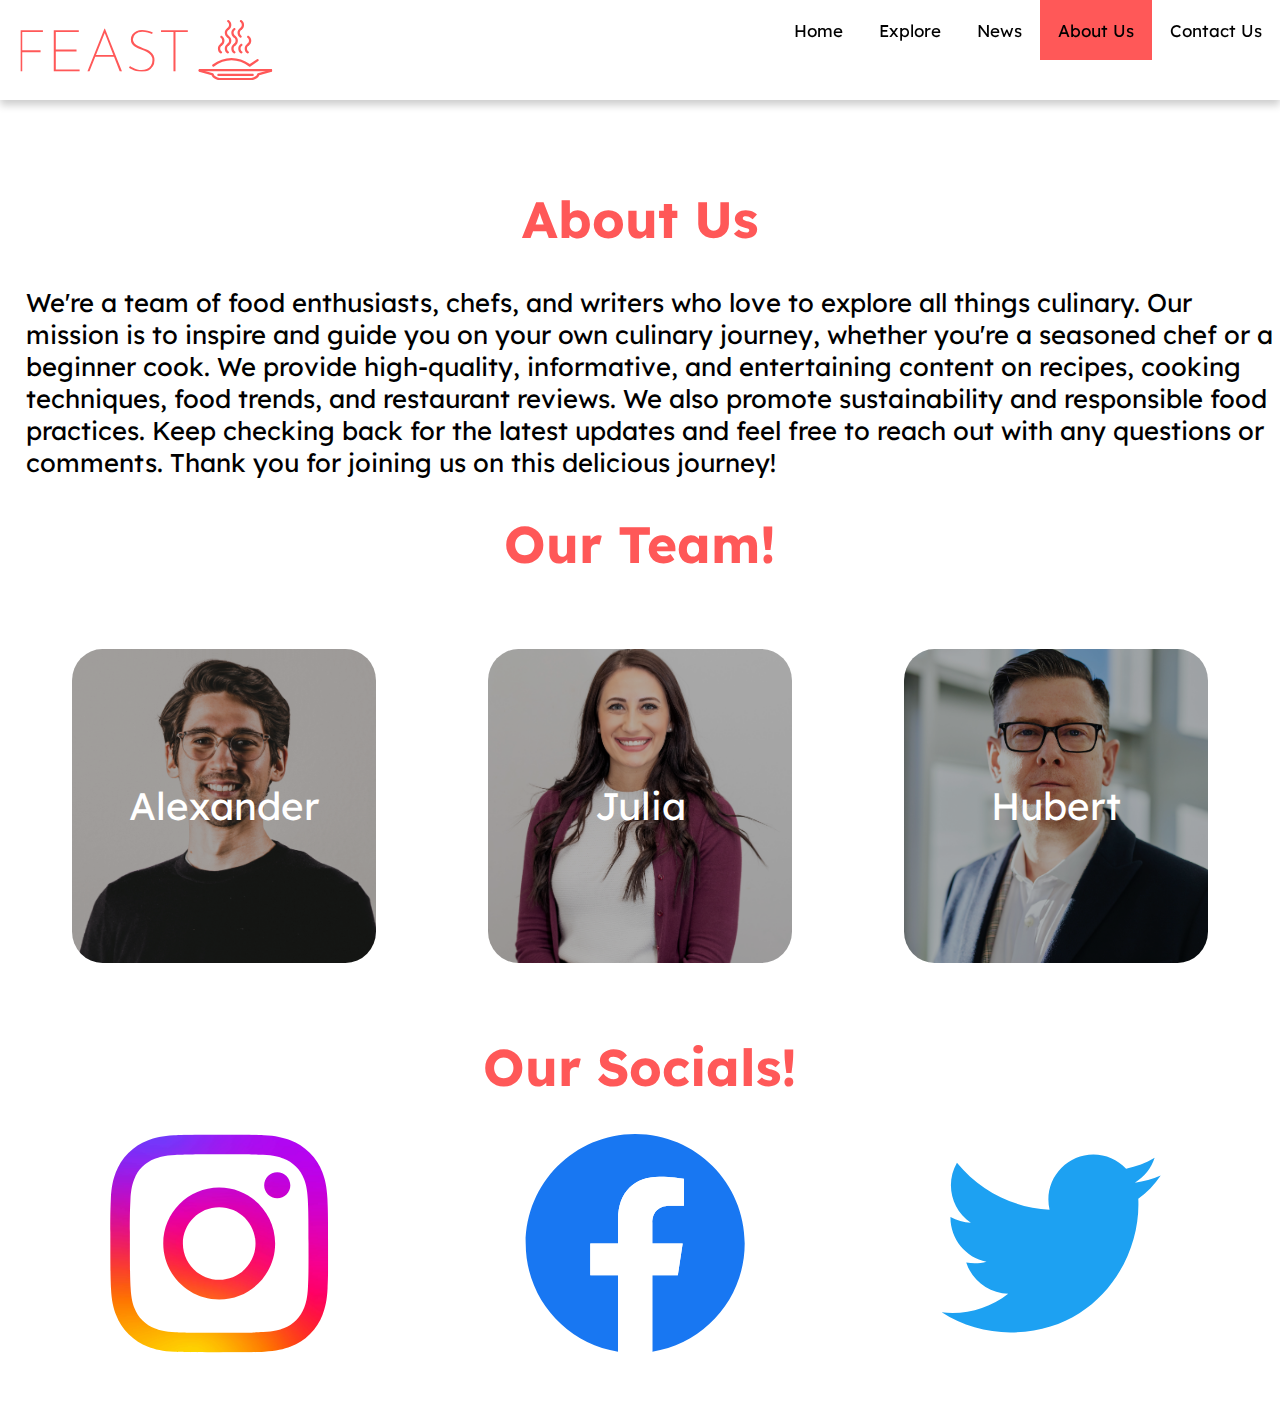
<file: about.html>
<!DOCTYPE html>
<html lang="en">
<head>
    <meta charset="UTF-8">
    <title>Feast</title>
    <link rel="icon" type="image/x-icon" href="/Logo/favicon.ico">
    <link rel="stylesheet" type="text/css" href="style.css"/>
    <link rel="stylesheet" href="https://fonts.googleapis.com/css?family=Lexend Deca">
</head>
<body>
    <nav id="topnav">
        <a id="logo-link" href="index.html">
            <div class="navbar-logo">
                <svg xmlns="http://www.w3.org/2000/svg" version="1.1" xmlns:xlink="http://www.w3.org/1999/xlink" xmlns:svgjs="http://svgjs.dev/svgjs" width="1000" height="237" viewBox="0 0 1000 237"><g transform="matrix(1,0,0,1,-0.6060601656005815,0.3444047963749597)"><svg viewBox="0 0 396 94" data-background-color="#ffffff" preserveAspectRatio="xMidYMid meet" height="237" width="1000" xmlns="http://www.w3.org/2000/svg" xmlns:xlink="http://www.w3.org/1999/xlink"><g id="tight-bounds" transform="matrix(1,0,0,1,0.24000017442216404,-0.1365981773134024)"><svg viewBox="0 0 395.52 94.27319754802754" height="94.27319754802754" width="395.52"><g><svg viewBox="0 0 595.2628333281359 141.88240968684758" height="94.27319754802754" width="395.52"><g transform="matrix(1,0,0,1,0,19.608929269311062)"><svg viewBox="0 0 395.52000000000004 102.66455114822546" height="102.66455114822546" width="395.52000000000004"><g><svg viewBox="0 0 395.52000000000004 102.66455114822546" height="102.66455114822546" width="395.52000000000004"><g><svg viewBox="0 0 395.52000000000004 102.66455114822546" height="102.66455114822546" width="395.52000000000004"><g transform="matrix(1,0,0,1,0,0)"><svg width="395.52000000000004" viewBox="5.800000190734863 -36.900001525878906 143.69000244140625 37.30000305175781" height="102.66455114822546" data-palette-color="#ff5858"><path d="M5.8 0L5.8-35.3 25.25-35.3 25.25-33.65 7.55-33.65 7.55-18.1 23.25-18.1 23.25-16.45 7.55-16.45 7.55 0 5.8 0ZM34.55 0L34.55-35.3 56-35.3 56-33.65 36.3-33.65 36.3-18.65 54.05-18.65 54.05-16.95 36.3-16.95 36.3-1.65 56.7-1.65 56.7 0 34.55 0ZM65.09 0L63.35 0 78.09-36.9 78.25-36.9 93.05 0 91.09 0 77.7-34.1 78.9-34.65 65.09 0ZM69.65-12.45L70-14.05 86.45-14.05 86.84-12.45 69.65-12.45ZM119.39-33.4L118.74-32.05Q117.24-32.7 114.99-33.35 112.74-34 110.44-34L110.44-34Q106.79-34 104.57-32.13 102.34-30.25 102.34-27.5L102.34-27.5Q102.34-25.4 103.59-24.03 104.84-22.65 106.82-21.7 108.79-20.75 111.09-19.9L111.09-19.9Q112.84-19.25 114.59-18.45 116.34-17.65 117.77-16.5 119.19-15.35 120.02-13.68 120.84-12 120.84-9.55L120.84-9.55Q120.84-6.55 119.44-4.3 118.04-2.05 115.59-0.83 113.14 0.4 109.99 0.4L109.99 0.4Q107.24 0.4 105.07-0.28 102.89-0.95 101.34-1.83 99.79-2.7 98.99-3.2L98.99-3.2 99.84-4.65Q100.89-3.9 102.49-3.08 104.09-2.25 105.97-1.7 107.84-1.15 109.79-1.15L109.79-1.15Q112.09-1.15 114.22-2.05 116.34-2.95 117.72-4.8 119.09-6.65 119.09-9.5L119.09-9.5Q119.09-12.2 117.77-13.88 116.44-15.55 114.39-16.6 112.34-17.65 110.04-18.5L110.04-18.5Q108.29-19.1 106.62-19.83 104.94-20.55 103.59-21.55 102.24-22.55 101.42-23.95 100.59-25.35 100.59-27.3L100.59-27.3Q100.59-29.75 101.87-31.58 103.14-33.4 105.32-34.45 107.49-35.5 110.24-35.5L110.24-35.5Q112.44-35.5 114.99-34.9 117.54-34.3 119.39-33.4L119.39-33.4ZM126.44-33.65L126.44-35.3 149.49-35.3 149.49-33.65 138.84-33.65 138.84 0 137.09 0 137.09-33.65 126.44-33.65Z" opacity="1" transform="matrix(1,0,0,1,0,0)" fill="#ff5858" class="undefined-text-0" data-fill-palette-color="primary" id="text-0"></path></svg></g></svg></g></svg></g></svg></g><g transform="matrix(1,0,0,1,419.7566365768685,0)"><svg viewBox="0 0 175.50619675126734 141.88240968684758" height="141.88240968684758" width="175.50619675126734"><g><svg xmlns="http://www.w3.org/2000/svg" xmlns:xlink="http://www.w3.org/1999/xlink" version="1.1" x="0" y="0" viewBox="2.2480998039245605 14.516151428222656 95.27722930908203 77.02384948730469" enable-background="new 0 0 100 100" xml:space="preserve" height="141.88240968684758" width="175.50619675126734" class="icon-icon-0" data-fill-palette-color="accent" id="icon-0"><g fill="#ff5858" data-fill-palette-color="accent"><path fill="#ff5858" d="M40.181 57.492c-0.299 0-0.601-0.091-0.861-0.279-1.935-1.402-3.09-3.664-3.09-6.052 0-2.369 1.141-4.622 3.053-6.025 0.654-0.48 1.574-0.339 2.055 0.314 0.48 0.654 0.34 1.574-0.314 2.055-1.178 0.865-1.854 2.197-1.854 3.656 0 1.448 0.701 2.82 1.875 3.671 0.657 0.477 0.805 1.396 0.328 2.053C41.084 57.282 40.636 57.492 40.181 57.492z" data-fill-palette-color="accent"></path></g><g fill="#ff5858" data-fill-palette-color="accent"><path fill="#ff5858" d="M57.472 57.492c-0.299 0-0.601-0.091-0.861-0.279-1.935-1.402-3.09-3.664-3.09-6.052 0-2.369 1.141-4.622 3.053-6.025 0.654-0.48 1.574-0.339 2.055 0.314 0.48 0.654 0.34 1.574-0.314 2.055-1.178 0.865-1.854 2.197-1.854 3.656 0 1.448 0.701 2.82 1.875 3.671 0.657 0.477 0.805 1.396 0.328 2.053C58.375 57.282 57.927 57.492 57.472 57.492z" data-fill-palette-color="accent"></path></g><g fill="#ff5858" data-fill-palette-color="accent"><path fill="#ff5858" d="M40.729 47.325c-0.452 0-0.897-0.207-1.186-0.6-0.48-0.654-0.34-1.574 0.314-2.055 1.178-0.865 1.854-2.197 1.854-3.656 0-1.448-0.701-2.82-1.875-3.671-0.657-0.477-0.805-1.396-0.328-2.053s1.395-0.805 2.053-0.328c1.935 1.402 3.09 3.665 3.09 6.052 0 2.369-1.141 4.622-3.053 6.025C41.337 47.232 41.031 47.325 40.729 47.325z" data-fill-palette-color="accent"></path></g><g fill="#ff5858" data-fill-palette-color="accent"><path fill="#ff5858" d="M31.394 57.492c-0.299 0-0.601-0.091-0.861-0.279-1.935-1.402-3.09-3.664-3.09-6.052 0-2.369 1.141-4.622 3.053-6.025 0.654-0.48 1.575-0.339 2.055 0.314 0.48 0.654 0.34 1.574-0.314 2.055-1.178 0.865-1.854 2.197-1.854 3.656 0 1.448 0.701 2.82 1.875 3.671 0.657 0.477 0.805 1.396 0.328 2.053C32.297 57.282 31.849 57.492 31.394 57.492z" data-fill-palette-color="accent"></path></g><g fill="#ff5858" data-fill-palette-color="accent"><path fill="#ff5858" d="M31.942 47.325c-0.452 0-0.897-0.207-1.186-0.6-0.48-0.654-0.34-1.574 0.314-2.055 1.178-0.865 1.854-2.197 1.854-3.656 0-1.448-0.701-2.82-1.875-3.671-0.657-0.477-0.805-1.396-0.328-2.053s1.395-0.805 2.053-0.328c1.935 1.402 3.09 3.665 3.09 6.052 0 2.369-1.141 4.622-3.053 6.025C32.55 47.232 32.244 47.325 31.942 47.325z" data-fill-palette-color="accent"></path></g><g fill="#ff5858" data-fill-palette-color="accent"><path fill="#ff5858" d="M65.69 57.492c-0.299 0-0.601-0.091-0.861-0.279-1.935-1.402-3.09-3.664-3.09-6.052 0-2.368 1.142-4.621 3.055-6.025 0.657-0.48 1.575-0.339 2.055 0.314 0.48 0.654 0.34 1.574-0.314 2.055-1.179 0.866-1.855 2.198-1.855 3.656 0 1.448 0.701 2.82 1.875 3.671 0.657 0.477 0.805 1.396 0.328 2.053C66.594 57.282 66.146 57.492 65.69 57.492z" data-fill-palette-color="accent"></path></g><g fill="#ff5858" data-fill-palette-color="accent"><path fill="#ff5858" d="M66.239 47.325c-0.452 0-0.897-0.207-1.186-0.6-0.48-0.654-0.34-1.574 0.314-2.055 1.179-0.866 1.855-2.198 1.855-3.656 0-1.448-0.701-2.82-1.877-3.67-0.657-0.476-0.805-1.395-0.328-2.053 0.476-0.659 1.395-0.805 2.053-0.329 1.936 1.401 3.092 3.664 3.092 6.052 0 2.368-1.142 4.621-3.055 6.025C66.846 47.232 66.541 47.325 66.239 47.325z" data-fill-palette-color="accent"></path></g><g fill="#ff5858" data-fill-palette-color="accent"><path fill="#ff5858" d="M40.181 37.326c-0.299 0-0.601-0.091-0.861-0.28-1.935-1.402-3.09-3.665-3.09-6.052 0-2.37 1.141-4.622 3.053-6.026 0.654-0.479 1.574-0.338 2.055 0.315 0.48 0.654 0.34 1.575-0.314 2.055-1.178 0.865-1.854 2.197-1.854 3.656 0 1.448 0.701 2.82 1.875 3.671 0.657 0.477 0.805 1.396 0.328 2.053C41.084 37.115 40.636 37.326 40.181 37.326z" data-fill-palette-color="accent"></path></g><g fill="#ff5858" data-fill-palette-color="accent"><path fill="#ff5858" d="M48.556 57.492c-0.299 0-0.601-0.091-0.861-0.279-1.935-1.402-3.09-3.664-3.09-6.052 0-2.369 1.141-4.622 3.053-6.025 0.654-0.48 1.574-0.339 2.055 0.314 0.48 0.654 0.34 1.574-0.314 2.055-1.178 0.865-1.854 2.197-1.854 3.656 0 1.448 0.701 2.82 1.875 3.671 0.657 0.477 0.805 1.396 0.328 2.053C49.459 57.282 49.011 57.492 48.556 57.492z" data-fill-palette-color="accent"></path></g><g fill="#ff5858" data-fill-palette-color="accent"><path fill="#ff5858" d="M49.104 47.325c-0.452 0-0.897-0.207-1.186-0.6-0.48-0.654-0.34-1.574 0.314-2.055 1.178-0.865 1.854-2.197 1.854-3.656 0-1.448-0.701-2.82-1.875-3.671-0.657-0.477-0.805-1.396-0.328-2.053s1.394-0.805 2.053-0.328c1.935 1.402 3.09 3.665 3.09 6.052 0 2.369-1.141 4.622-3.053 6.025C49.712 47.232 49.406 47.325 49.104 47.325z" data-fill-palette-color="accent"></path></g><g fill="#ff5858" data-fill-palette-color="accent"><path fill="#ff5858" d="M48.556 37.326c-0.299 0-0.601-0.091-0.861-0.28-1.935-1.402-3.09-3.665-3.09-6.052 0-2.37 1.141-4.622 3.053-6.026 0.654-0.479 1.574-0.338 2.055 0.315 0.48 0.654 0.34 1.575-0.314 2.055-1.178 0.865-1.854 2.197-1.854 3.656 0 1.448 0.701 2.82 1.875 3.671 0.657 0.477 0.805 1.396 0.328 2.053C49.459 37.115 49.011 37.326 48.556 37.326z" data-fill-palette-color="accent"></path></g><g fill="#ff5858" data-fill-palette-color="accent"><path fill="#ff5858" d="M40.729 27.159c-0.452 0-0.897-0.208-1.186-0.6-0.48-0.654-0.34-1.575 0.314-2.055 1.178-0.865 1.854-2.197 1.854-3.656 0-1.448-0.701-2.82-1.875-3.671-0.657-0.477-0.805-1.396-0.328-2.053 0.477-0.657 1.395-0.805 2.053-0.328 1.935 1.402 3.09 3.665 3.09 6.052 0 2.37-1.141 4.622-3.053 6.026C41.337 27.066 41.031 27.159 40.729 27.159z" data-fill-palette-color="accent"></path></g><g fill="#ff5858" data-fill-palette-color="accent"><path fill="#ff5858" d="M56.499 37.326c-0.299 0-0.601-0.091-0.861-0.279-1.936-1.401-3.092-3.664-3.092-6.052 0-2.369 1.142-4.621 3.055-6.026 0.656-0.479 1.575-0.338 2.055 0.315 0.48 0.654 0.34 1.575-0.314 2.055-1.179 0.865-1.855 2.198-1.855 3.656 0 1.448 0.701 2.82 1.877 3.67 0.657 0.476 0.805 1.395 0.328 2.053C57.403 37.115 56.954 37.326 56.499 37.326z" data-fill-palette-color="accent"></path></g><g fill="#ff5858" data-fill-palette-color="accent"><path fill="#ff5858" d="M57.046 27.159c-0.452 0-0.897-0.208-1.186-0.6-0.48-0.654-0.34-1.575 0.314-2.055 1.179-0.865 1.855-2.198 1.855-3.656 0-1.448-0.701-2.82-1.877-3.67-0.657-0.476-0.805-1.395-0.328-2.053 0.476-0.659 1.395-0.805 2.053-0.329 1.936 1.401 3.092 3.664 3.092 6.052 0 2.369-1.142 4.621-3.055 6.026C57.652 27.066 57.348 27.159 57.046 27.159z" data-fill-palette-color="accent"></path></g><g fill="#ff5858" data-fill-palette-color="accent"><path fill="#ff5858" d="M70.248 91.54H29.523c-3.662 0-9.126-2.625-10.111-6.276L3.318 80.711c-0.781-0.221-1.235-1.033-1.014-1.814 0.221-0.782 1.037-1.236 1.814-1.014l17.008 4.811c0.633 0.179 1.069 0.756 1.069 1.414 0 2.083 4.435 4.493 7.327 4.493h40.725c2.894 0 7.329-2.41 7.329-4.493 0-0.658 0.437-1.235 1.069-1.414l17.01-4.811c0.779-0.223 1.594 0.231 1.814 1.014 0.222 0.781-0.232 1.594-1.014 1.814l-16.096 4.553C79.375 88.915 73.911 91.54 70.248 91.54z" data-fill-palette-color="accent"></path></g><g fill="#ff5858" data-fill-palette-color="accent"><path fill="#ff5858" d="M71.908 86.256h-43.75c-0.812 0-1.47-0.658-1.47-1.47s0.658-1.47 1.47-1.47h43.75c0.812 0 1.47 0.658 1.47 1.47S72.72 86.256 71.908 86.256z" data-fill-palette-color="accent"></path></g><g fill="#ff5858" data-fill-palette-color="accent"><path fill="#ff5858" d="M95.574 80.256H4.077c-0.812 0-1.47-0.658-1.47-1.47s0.658-1.47 1.47-1.47h91.497c0.812 0 1.47 0.658 1.47 1.47S96.386 80.256 95.574 80.256z" data-fill-palette-color="accent"></path></g><g fill="#ff5858" data-fill-palette-color="accent"><path fill="#ff5858" d="M21.573 74.256c-0.443 0-0.882-0.199-1.171-0.58-0.491-0.646-0.366-1.567 0.28-2.06 7.351-5.594 15.72-8.55 24.202-8.55 8.157 0 16.209 2.733 23.352 7.916l9.219-6.286c0.672-0.457 1.585-0.283 2.043 0.387 0.457 0.671 0.284 1.585-0.387 2.043l-10.084 6.875c-0.522 0.354-1.215 0.338-1.718-0.045-6.836-5.201-14.59-7.95-22.425-7.95-7.834 0-15.587 2.749-22.423 7.95C22.196 74.158 21.884 74.256 21.573 74.256z" data-fill-palette-color="accent"></path></g></svg></g></svg></g></svg></g><defs></defs></svg><rect width="395.52" height="94.27319754802754" fill="none" stroke="none" visibility="hidden"></rect></g></svg></g></svg>
            </div>
        </a>
        <div id="navbar-links">
            <a class="nav-link" href="contact.html">Contact Us</a>
            <a class="nav-link active" href="about.html">About Us</a>
            <a class="nav-link" href="news.html">News</a>
            <a class="nav-link" href="explore.html">Explore</a>
            <a class="nav-link" href="index.html">Home</a>
        </div>
    </nav>
    <h1 class="page-title">About Us</h1>
    <section id="description">
        <p style="padding-left: 2%;">We're a team of food enthusiasts, chefs, and writers who love to explore all things culinary. Our mission is to inspire and guide you on your own culinary journey, whether you're a seasoned chef or a beginner cook. We provide high-quality, informative, and entertaining content on recipes, cooking techniques, food trends, and restaurant reviews. We also promote sustainability and responsible food practices. Keep checking back for the latest updates and feel free to reach out with any questions or comments. Thank you for joining us on this delicious journey!</p>
    </section>
    <h1>Our Team!</h2>
    <section id="team" class="grid-design">
        <figure class="grid-image-container">
            <img src="/Images/Team/alexander-hipp-iEEBWgY_6lA-unsplash.jpg" class="grid-image" alt="placeholder">
            <figcaption class="caption-centered">Alexander</figcaption>
        </figure>
        <figure class="grid-image-container">
            <img src="/Images/Team/clay-elliot-mpDV4xaFP8c-unsplash.jpg" class="grid-image" alt="placeholder" style="object-position: 20% 20%;">
            <figcaption class="caption-centered">Julia</figcaption>
        </figure>
        <figure class="grid-image-container">
            <img src="/Images/Team/linkedin-sales-solutions-pAtA8xe_iVM-unsplash.jpg" class="grid-image" alt="placeholder" style="object-position: 20% 20%;">
            <figcaption class="caption-centered">Hubert</figcaption>
        </figure>
    </section>
    <h1>Our Socials!</h2>
    <section id="social-media" class="grid-design">
        <a id="instagram" href="https://www.instagram.com/">
            <img src="/Images/Socials/5296765_camera_instagram_instagram logo_icon.svg" alt="Instagram" class="social-icon">
        </a>
        <a id="facebook" href="https://www.facebook.com/">
            <img src="/Images/Socials/5296499_fb_facebook_facebook logo_icon.svg" alt="Facebook" class="social-icon">
        </a>
        <a id="twitter" href="https://twitter.com/">
            <img src="/Images/Socials/5296514_bird_tweet_twitter_twitter logo_icon.svg" alt="Twitter" class="social-icon">
        </a>
    </section>
    <!-- <footer>
        <p>©2023 Cameron Liddell</p>
    </footer> -->
</body>
</file>
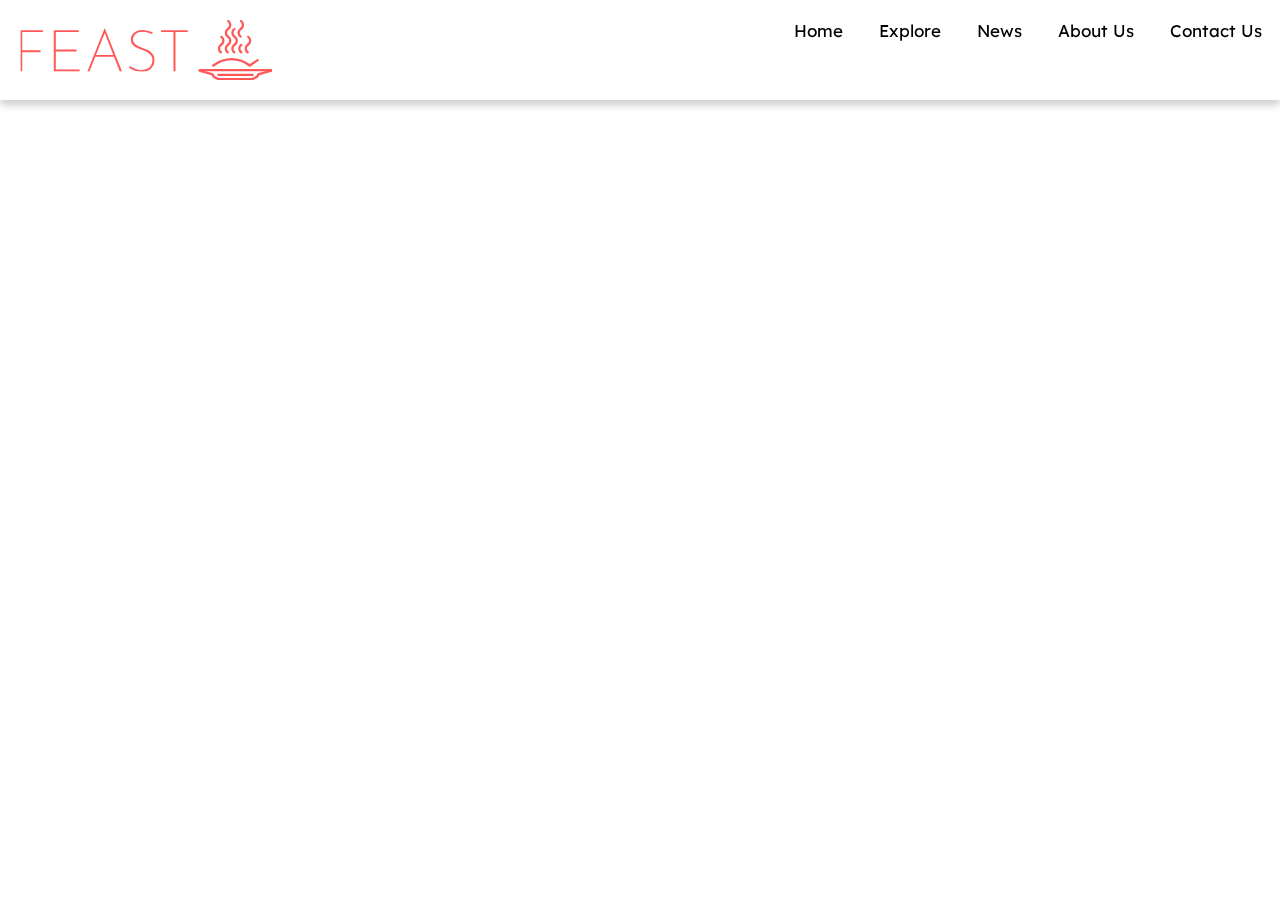
<file: article.html>
<!DOCTYPE html>
<html lang="en">
<head>
    <meta charset="UTF-8">
    <title>Feast</title>
    <link rel="icon" type="image/x-icon" href="/Logo/favicon.ico">
    <link rel="stylesheet" type="text/css" href="style.css"/>
    <link rel="stylesheet" href="https://fonts.googleapis.com/css?family=Lexend Deca">
</head>
<body>
    <nav id="topnav">
        <a id="logo-link" href="index.html">
            <div class="navbar-logo">
                <svg xmlns="http://www.w3.org/2000/svg" version="1.1" xmlns:xlink="http://www.w3.org/1999/xlink" xmlns:svgjs="http://svgjs.dev/svgjs" width="1000" height="237" viewBox="0 0 1000 237"><g transform="matrix(1,0,0,1,-0.6060601656005815,0.3444047963749597)"><svg viewBox="0 0 396 94" data-background-color="#ffffff" preserveAspectRatio="xMidYMid meet" height="237" width="1000" xmlns="http://www.w3.org/2000/svg" xmlns:xlink="http://www.w3.org/1999/xlink"><g id="tight-bounds" transform="matrix(1,0,0,1,0.24000017442216404,-0.1365981773134024)"><svg viewBox="0 0 395.52 94.27319754802754" height="94.27319754802754" width="395.52"><g><svg viewBox="0 0 595.2628333281359 141.88240968684758" height="94.27319754802754" width="395.52"><g transform="matrix(1,0,0,1,0,19.608929269311062)"><svg viewBox="0 0 395.52000000000004 102.66455114822546" height="102.66455114822546" width="395.52000000000004"><g><svg viewBox="0 0 395.52000000000004 102.66455114822546" height="102.66455114822546" width="395.52000000000004"><g><svg viewBox="0 0 395.52000000000004 102.66455114822546" height="102.66455114822546" width="395.52000000000004"><g transform="matrix(1,0,0,1,0,0)"><svg width="395.52000000000004" viewBox="5.800000190734863 -36.900001525878906 143.69000244140625 37.30000305175781" height="102.66455114822546" data-palette-color="#ff5858"><path d="M5.8 0L5.8-35.3 25.25-35.3 25.25-33.65 7.55-33.65 7.55-18.1 23.25-18.1 23.25-16.45 7.55-16.45 7.55 0 5.8 0ZM34.55 0L34.55-35.3 56-35.3 56-33.65 36.3-33.65 36.3-18.65 54.05-18.65 54.05-16.95 36.3-16.95 36.3-1.65 56.7-1.65 56.7 0 34.55 0ZM65.09 0L63.35 0 78.09-36.9 78.25-36.9 93.05 0 91.09 0 77.7-34.1 78.9-34.65 65.09 0ZM69.65-12.45L70-14.05 86.45-14.05 86.84-12.45 69.65-12.45ZM119.39-33.4L118.74-32.05Q117.24-32.7 114.99-33.35 112.74-34 110.44-34L110.44-34Q106.79-34 104.57-32.13 102.34-30.25 102.34-27.5L102.34-27.5Q102.34-25.4 103.59-24.03 104.84-22.65 106.82-21.7 108.79-20.75 111.09-19.9L111.09-19.9Q112.84-19.25 114.59-18.45 116.34-17.65 117.77-16.5 119.19-15.35 120.02-13.68 120.84-12 120.84-9.55L120.84-9.55Q120.84-6.55 119.44-4.3 118.04-2.05 115.59-0.83 113.14 0.4 109.99 0.4L109.99 0.4Q107.24 0.4 105.07-0.28 102.89-0.95 101.34-1.83 99.79-2.7 98.99-3.2L98.99-3.2 99.84-4.65Q100.89-3.9 102.49-3.08 104.09-2.25 105.97-1.7 107.84-1.15 109.79-1.15L109.79-1.15Q112.09-1.15 114.22-2.05 116.34-2.95 117.72-4.8 119.09-6.65 119.09-9.5L119.09-9.5Q119.09-12.2 117.77-13.88 116.44-15.55 114.39-16.6 112.34-17.65 110.04-18.5L110.04-18.5Q108.29-19.1 106.62-19.83 104.94-20.55 103.59-21.55 102.24-22.55 101.42-23.95 100.59-25.35 100.59-27.3L100.59-27.3Q100.59-29.75 101.87-31.58 103.14-33.4 105.32-34.45 107.49-35.5 110.24-35.5L110.24-35.5Q112.44-35.5 114.99-34.9 117.54-34.3 119.39-33.4L119.39-33.4ZM126.44-33.65L126.44-35.3 149.49-35.3 149.49-33.65 138.84-33.65 138.84 0 137.09 0 137.09-33.65 126.44-33.65Z" opacity="1" transform="matrix(1,0,0,1,0,0)" fill="#ff5858" class="undefined-text-0" data-fill-palette-color="primary" id="text-0"></path></svg></g></svg></g></svg></g></svg></g><g transform="matrix(1,0,0,1,419.7566365768685,0)"><svg viewBox="0 0 175.50619675126734 141.88240968684758" height="141.88240968684758" width="175.50619675126734"><g><svg xmlns="http://www.w3.org/2000/svg" xmlns:xlink="http://www.w3.org/1999/xlink" version="1.1" x="0" y="0" viewBox="2.2480998039245605 14.516151428222656 95.27722930908203 77.02384948730469" enable-background="new 0 0 100 100" xml:space="preserve" height="141.88240968684758" width="175.50619675126734" class="icon-icon-0" data-fill-palette-color="accent" id="icon-0"><g fill="#ff5858" data-fill-palette-color="accent"><path fill="#ff5858" d="M40.181 57.492c-0.299 0-0.601-0.091-0.861-0.279-1.935-1.402-3.09-3.664-3.09-6.052 0-2.369 1.141-4.622 3.053-6.025 0.654-0.48 1.574-0.339 2.055 0.314 0.48 0.654 0.34 1.574-0.314 2.055-1.178 0.865-1.854 2.197-1.854 3.656 0 1.448 0.701 2.82 1.875 3.671 0.657 0.477 0.805 1.396 0.328 2.053C41.084 57.282 40.636 57.492 40.181 57.492z" data-fill-palette-color="accent"></path></g><g fill="#ff5858" data-fill-palette-color="accent"><path fill="#ff5858" d="M57.472 57.492c-0.299 0-0.601-0.091-0.861-0.279-1.935-1.402-3.09-3.664-3.09-6.052 0-2.369 1.141-4.622 3.053-6.025 0.654-0.48 1.574-0.339 2.055 0.314 0.48 0.654 0.34 1.574-0.314 2.055-1.178 0.865-1.854 2.197-1.854 3.656 0 1.448 0.701 2.82 1.875 3.671 0.657 0.477 0.805 1.396 0.328 2.053C58.375 57.282 57.927 57.492 57.472 57.492z" data-fill-palette-color="accent"></path></g><g fill="#ff5858" data-fill-palette-color="accent"><path fill="#ff5858" d="M40.729 47.325c-0.452 0-0.897-0.207-1.186-0.6-0.48-0.654-0.34-1.574 0.314-2.055 1.178-0.865 1.854-2.197 1.854-3.656 0-1.448-0.701-2.82-1.875-3.671-0.657-0.477-0.805-1.396-0.328-2.053s1.395-0.805 2.053-0.328c1.935 1.402 3.09 3.665 3.09 6.052 0 2.369-1.141 4.622-3.053 6.025C41.337 47.232 41.031 47.325 40.729 47.325z" data-fill-palette-color="accent"></path></g><g fill="#ff5858" data-fill-palette-color="accent"><path fill="#ff5858" d="M31.394 57.492c-0.299 0-0.601-0.091-0.861-0.279-1.935-1.402-3.09-3.664-3.09-6.052 0-2.369 1.141-4.622 3.053-6.025 0.654-0.48 1.575-0.339 2.055 0.314 0.48 0.654 0.34 1.574-0.314 2.055-1.178 0.865-1.854 2.197-1.854 3.656 0 1.448 0.701 2.82 1.875 3.671 0.657 0.477 0.805 1.396 0.328 2.053C32.297 57.282 31.849 57.492 31.394 57.492z" data-fill-palette-color="accent"></path></g><g fill="#ff5858" data-fill-palette-color="accent"><path fill="#ff5858" d="M31.942 47.325c-0.452 0-0.897-0.207-1.186-0.6-0.48-0.654-0.34-1.574 0.314-2.055 1.178-0.865 1.854-2.197 1.854-3.656 0-1.448-0.701-2.82-1.875-3.671-0.657-0.477-0.805-1.396-0.328-2.053s1.395-0.805 2.053-0.328c1.935 1.402 3.09 3.665 3.09 6.052 0 2.369-1.141 4.622-3.053 6.025C32.55 47.232 32.244 47.325 31.942 47.325z" data-fill-palette-color="accent"></path></g><g fill="#ff5858" data-fill-palette-color="accent"><path fill="#ff5858" d="M65.69 57.492c-0.299 0-0.601-0.091-0.861-0.279-1.935-1.402-3.09-3.664-3.09-6.052 0-2.368 1.142-4.621 3.055-6.025 0.657-0.48 1.575-0.339 2.055 0.314 0.48 0.654 0.34 1.574-0.314 2.055-1.179 0.866-1.855 2.198-1.855 3.656 0 1.448 0.701 2.82 1.875 3.671 0.657 0.477 0.805 1.396 0.328 2.053C66.594 57.282 66.146 57.492 65.69 57.492z" data-fill-palette-color="accent"></path></g><g fill="#ff5858" data-fill-palette-color="accent"><path fill="#ff5858" d="M66.239 47.325c-0.452 0-0.897-0.207-1.186-0.6-0.48-0.654-0.34-1.574 0.314-2.055 1.179-0.866 1.855-2.198 1.855-3.656 0-1.448-0.701-2.82-1.877-3.67-0.657-0.476-0.805-1.395-0.328-2.053 0.476-0.659 1.395-0.805 2.053-0.329 1.936 1.401 3.092 3.664 3.092 6.052 0 2.368-1.142 4.621-3.055 6.025C66.846 47.232 66.541 47.325 66.239 47.325z" data-fill-palette-color="accent"></path></g><g fill="#ff5858" data-fill-palette-color="accent"><path fill="#ff5858" d="M40.181 37.326c-0.299 0-0.601-0.091-0.861-0.28-1.935-1.402-3.09-3.665-3.09-6.052 0-2.37 1.141-4.622 3.053-6.026 0.654-0.479 1.574-0.338 2.055 0.315 0.48 0.654 0.34 1.575-0.314 2.055-1.178 0.865-1.854 2.197-1.854 3.656 0 1.448 0.701 2.82 1.875 3.671 0.657 0.477 0.805 1.396 0.328 2.053C41.084 37.115 40.636 37.326 40.181 37.326z" data-fill-palette-color="accent"></path></g><g fill="#ff5858" data-fill-palette-color="accent"><path fill="#ff5858" d="M48.556 57.492c-0.299 0-0.601-0.091-0.861-0.279-1.935-1.402-3.09-3.664-3.09-6.052 0-2.369 1.141-4.622 3.053-6.025 0.654-0.48 1.574-0.339 2.055 0.314 0.48 0.654 0.34 1.574-0.314 2.055-1.178 0.865-1.854 2.197-1.854 3.656 0 1.448 0.701 2.82 1.875 3.671 0.657 0.477 0.805 1.396 0.328 2.053C49.459 57.282 49.011 57.492 48.556 57.492z" data-fill-palette-color="accent"></path></g><g fill="#ff5858" data-fill-palette-color="accent"><path fill="#ff5858" d="M49.104 47.325c-0.452 0-0.897-0.207-1.186-0.6-0.48-0.654-0.34-1.574 0.314-2.055 1.178-0.865 1.854-2.197 1.854-3.656 0-1.448-0.701-2.82-1.875-3.671-0.657-0.477-0.805-1.396-0.328-2.053s1.394-0.805 2.053-0.328c1.935 1.402 3.09 3.665 3.09 6.052 0 2.369-1.141 4.622-3.053 6.025C49.712 47.232 49.406 47.325 49.104 47.325z" data-fill-palette-color="accent"></path></g><g fill="#ff5858" data-fill-palette-color="accent"><path fill="#ff5858" d="M48.556 37.326c-0.299 0-0.601-0.091-0.861-0.28-1.935-1.402-3.09-3.665-3.09-6.052 0-2.37 1.141-4.622 3.053-6.026 0.654-0.479 1.574-0.338 2.055 0.315 0.48 0.654 0.34 1.575-0.314 2.055-1.178 0.865-1.854 2.197-1.854 3.656 0 1.448 0.701 2.82 1.875 3.671 0.657 0.477 0.805 1.396 0.328 2.053C49.459 37.115 49.011 37.326 48.556 37.326z" data-fill-palette-color="accent"></path></g><g fill="#ff5858" data-fill-palette-color="accent"><path fill="#ff5858" d="M40.729 27.159c-0.452 0-0.897-0.208-1.186-0.6-0.48-0.654-0.34-1.575 0.314-2.055 1.178-0.865 1.854-2.197 1.854-3.656 0-1.448-0.701-2.82-1.875-3.671-0.657-0.477-0.805-1.396-0.328-2.053 0.477-0.657 1.395-0.805 2.053-0.328 1.935 1.402 3.09 3.665 3.09 6.052 0 2.37-1.141 4.622-3.053 6.026C41.337 27.066 41.031 27.159 40.729 27.159z" data-fill-palette-color="accent"></path></g><g fill="#ff5858" data-fill-palette-color="accent"><path fill="#ff5858" d="M56.499 37.326c-0.299 0-0.601-0.091-0.861-0.279-1.936-1.401-3.092-3.664-3.092-6.052 0-2.369 1.142-4.621 3.055-6.026 0.656-0.479 1.575-0.338 2.055 0.315 0.48 0.654 0.34 1.575-0.314 2.055-1.179 0.865-1.855 2.198-1.855 3.656 0 1.448 0.701 2.82 1.877 3.67 0.657 0.476 0.805 1.395 0.328 2.053C57.403 37.115 56.954 37.326 56.499 37.326z" data-fill-palette-color="accent"></path></g><g fill="#ff5858" data-fill-palette-color="accent"><path fill="#ff5858" d="M57.046 27.159c-0.452 0-0.897-0.208-1.186-0.6-0.48-0.654-0.34-1.575 0.314-2.055 1.179-0.865 1.855-2.198 1.855-3.656 0-1.448-0.701-2.82-1.877-3.67-0.657-0.476-0.805-1.395-0.328-2.053 0.476-0.659 1.395-0.805 2.053-0.329 1.936 1.401 3.092 3.664 3.092 6.052 0 2.369-1.142 4.621-3.055 6.026C57.652 27.066 57.348 27.159 57.046 27.159z" data-fill-palette-color="accent"></path></g><g fill="#ff5858" data-fill-palette-color="accent"><path fill="#ff5858" d="M70.248 91.54H29.523c-3.662 0-9.126-2.625-10.111-6.276L3.318 80.711c-0.781-0.221-1.235-1.033-1.014-1.814 0.221-0.782 1.037-1.236 1.814-1.014l17.008 4.811c0.633 0.179 1.069 0.756 1.069 1.414 0 2.083 4.435 4.493 7.327 4.493h40.725c2.894 0 7.329-2.41 7.329-4.493 0-0.658 0.437-1.235 1.069-1.414l17.01-4.811c0.779-0.223 1.594 0.231 1.814 1.014 0.222 0.781-0.232 1.594-1.014 1.814l-16.096 4.553C79.375 88.915 73.911 91.54 70.248 91.54z" data-fill-palette-color="accent"></path></g><g fill="#ff5858" data-fill-palette-color="accent"><path fill="#ff5858" d="M71.908 86.256h-43.75c-0.812 0-1.47-0.658-1.47-1.47s0.658-1.47 1.47-1.47h43.75c0.812 0 1.47 0.658 1.47 1.47S72.72 86.256 71.908 86.256z" data-fill-palette-color="accent"></path></g><g fill="#ff5858" data-fill-palette-color="accent"><path fill="#ff5858" d="M95.574 80.256H4.077c-0.812 0-1.47-0.658-1.47-1.47s0.658-1.47 1.47-1.47h91.497c0.812 0 1.47 0.658 1.47 1.47S96.386 80.256 95.574 80.256z" data-fill-palette-color="accent"></path></g><g fill="#ff5858" data-fill-palette-color="accent"><path fill="#ff5858" d="M21.573 74.256c-0.443 0-0.882-0.199-1.171-0.58-0.491-0.646-0.366-1.567 0.28-2.06 7.351-5.594 15.72-8.55 24.202-8.55 8.157 0 16.209 2.733 23.352 7.916l9.219-6.286c0.672-0.457 1.585-0.283 2.043 0.387 0.457 0.671 0.284 1.585-0.387 2.043l-10.084 6.875c-0.522 0.354-1.215 0.338-1.718-0.045-6.836-5.201-14.59-7.95-22.425-7.95-7.834 0-15.587 2.749-22.423 7.95C22.196 74.158 21.884 74.256 21.573 74.256z" data-fill-palette-color="accent"></path></g></svg></g></svg></g></svg></g><defs></defs></svg><rect width="395.52" height="94.27319754802754" fill="none" stroke="none" visibility="hidden"></rect></g></svg></g></svg>
            </div>
        </a>
        <div id="navbar-links">
            <a class="nav-link" href="contact.html">Contact Us</a>
            <a class="nav-link" href="about.html">About Us</a>
            <a class="nav-link" href="news.html">News</a>
            <a class="nav-link" href="explore.html">Explore</a>
            <a class="nav-link" href="index.html">Home</a>
        </div>
    </nav>
    <section id="recipe">
    </section>
    <!-- <footer>
        <p>©2023 Cameron Liddell</p>
    </footer> -->
</body>
</file>
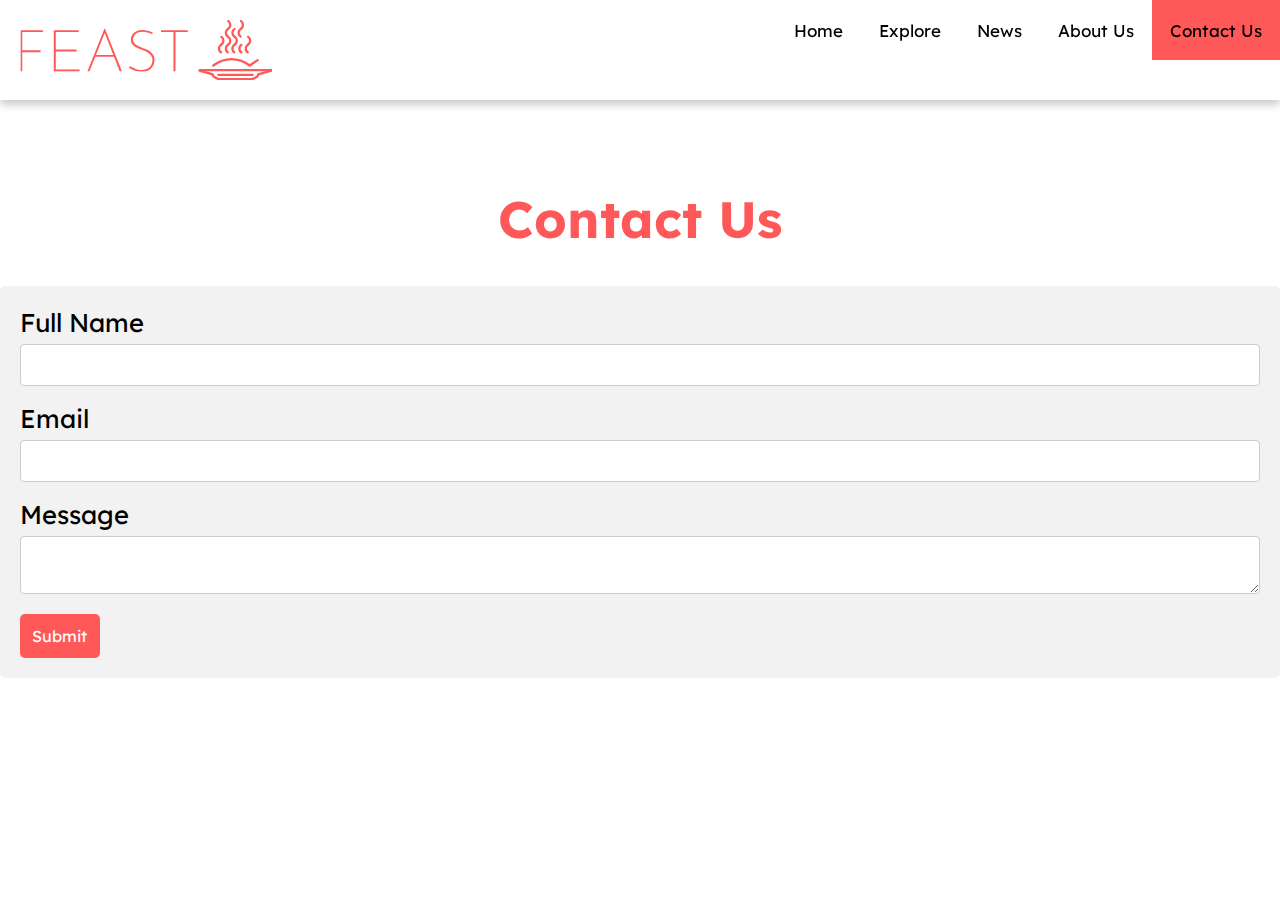
<file: contact.html>
<!DOCTYPE html>
<html lang="en">
<head>
    <meta charset="UTF-8">
    <title>Feast</title>
    <link rel="icon" type="image/x-icon" href="/Logo/favicon.ico">
    <link rel="stylesheet" type="text/css" href="style.css"/>
    <link rel="stylesheet" href="https://fonts.googleapis.com/css?family=Lexend Deca">
</head>
<body>
    <nav id="topnav">
        <a id="logo-link" href="index.html">
            <div class="navbar-logo">
                <svg xmlns="http://www.w3.org/2000/svg" version="1.1" xmlns:xlink="http://www.w3.org/1999/xlink" xmlns:svgjs="http://svgjs.dev/svgjs" width="1000" height="237" viewBox="0 0 1000 237"><g transform="matrix(1,0,0,1,-0.6060601656005815,0.3444047963749597)"><svg viewBox="0 0 396 94" data-background-color="#ffffff" preserveAspectRatio="xMidYMid meet" height="237" width="1000" xmlns="http://www.w3.org/2000/svg" xmlns:xlink="http://www.w3.org/1999/xlink"><g id="tight-bounds" transform="matrix(1,0,0,1,0.24000017442216404,-0.1365981773134024)"><svg viewBox="0 0 395.52 94.27319754802754" height="94.27319754802754" width="395.52"><g><svg viewBox="0 0 595.2628333281359 141.88240968684758" height="94.27319754802754" width="395.52"><g transform="matrix(1,0,0,1,0,19.608929269311062)"><svg viewBox="0 0 395.52000000000004 102.66455114822546" height="102.66455114822546" width="395.52000000000004"><g><svg viewBox="0 0 395.52000000000004 102.66455114822546" height="102.66455114822546" width="395.52000000000004"><g><svg viewBox="0 0 395.52000000000004 102.66455114822546" height="102.66455114822546" width="395.52000000000004"><g transform="matrix(1,0,0,1,0,0)"><svg width="395.52000000000004" viewBox="5.800000190734863 -36.900001525878906 143.69000244140625 37.30000305175781" height="102.66455114822546" data-palette-color="#ff5858"><path d="M5.8 0L5.8-35.3 25.25-35.3 25.25-33.65 7.55-33.65 7.55-18.1 23.25-18.1 23.25-16.45 7.55-16.45 7.55 0 5.8 0ZM34.55 0L34.55-35.3 56-35.3 56-33.65 36.3-33.65 36.3-18.65 54.05-18.65 54.05-16.95 36.3-16.95 36.3-1.65 56.7-1.65 56.7 0 34.55 0ZM65.09 0L63.35 0 78.09-36.9 78.25-36.9 93.05 0 91.09 0 77.7-34.1 78.9-34.65 65.09 0ZM69.65-12.45L70-14.05 86.45-14.05 86.84-12.45 69.65-12.45ZM119.39-33.4L118.74-32.05Q117.24-32.7 114.99-33.35 112.74-34 110.44-34L110.44-34Q106.79-34 104.57-32.13 102.34-30.25 102.34-27.5L102.34-27.5Q102.34-25.4 103.59-24.03 104.84-22.65 106.82-21.7 108.79-20.75 111.09-19.9L111.09-19.9Q112.84-19.25 114.59-18.45 116.34-17.65 117.77-16.5 119.19-15.35 120.02-13.68 120.84-12 120.84-9.55L120.84-9.55Q120.84-6.55 119.44-4.3 118.04-2.05 115.59-0.83 113.14 0.4 109.99 0.4L109.99 0.4Q107.24 0.4 105.07-0.28 102.89-0.95 101.34-1.83 99.79-2.7 98.99-3.2L98.99-3.2 99.84-4.65Q100.89-3.9 102.49-3.08 104.09-2.25 105.97-1.7 107.84-1.15 109.79-1.15L109.79-1.15Q112.09-1.15 114.22-2.05 116.34-2.95 117.72-4.8 119.09-6.65 119.09-9.5L119.09-9.5Q119.09-12.2 117.77-13.88 116.44-15.55 114.39-16.6 112.34-17.65 110.04-18.5L110.04-18.5Q108.29-19.1 106.62-19.83 104.94-20.55 103.59-21.55 102.24-22.55 101.42-23.95 100.59-25.35 100.59-27.3L100.59-27.3Q100.59-29.75 101.87-31.58 103.14-33.4 105.32-34.45 107.49-35.5 110.24-35.5L110.24-35.5Q112.44-35.5 114.99-34.9 117.54-34.3 119.39-33.4L119.39-33.4ZM126.44-33.65L126.44-35.3 149.49-35.3 149.49-33.65 138.84-33.65 138.84 0 137.09 0 137.09-33.65 126.44-33.65Z" opacity="1" transform="matrix(1,0,0,1,0,0)" fill="#ff5858" class="undefined-text-0" data-fill-palette-color="primary" id="text-0"></path></svg></g></svg></g></svg></g></svg></g><g transform="matrix(1,0,0,1,419.7566365768685,0)"><svg viewBox="0 0 175.50619675126734 141.88240968684758" height="141.88240968684758" width="175.50619675126734"><g><svg xmlns="http://www.w3.org/2000/svg" xmlns:xlink="http://www.w3.org/1999/xlink" version="1.1" x="0" y="0" viewBox="2.2480998039245605 14.516151428222656 95.27722930908203 77.02384948730469" enable-background="new 0 0 100 100" xml:space="preserve" height="141.88240968684758" width="175.50619675126734" class="icon-icon-0" data-fill-palette-color="accent" id="icon-0"><g fill="#ff5858" data-fill-palette-color="accent"><path fill="#ff5858" d="M40.181 57.492c-0.299 0-0.601-0.091-0.861-0.279-1.935-1.402-3.09-3.664-3.09-6.052 0-2.369 1.141-4.622 3.053-6.025 0.654-0.48 1.574-0.339 2.055 0.314 0.48 0.654 0.34 1.574-0.314 2.055-1.178 0.865-1.854 2.197-1.854 3.656 0 1.448 0.701 2.82 1.875 3.671 0.657 0.477 0.805 1.396 0.328 2.053C41.084 57.282 40.636 57.492 40.181 57.492z" data-fill-palette-color="accent"></path></g><g fill="#ff5858" data-fill-palette-color="accent"><path fill="#ff5858" d="M57.472 57.492c-0.299 0-0.601-0.091-0.861-0.279-1.935-1.402-3.09-3.664-3.09-6.052 0-2.369 1.141-4.622 3.053-6.025 0.654-0.48 1.574-0.339 2.055 0.314 0.48 0.654 0.34 1.574-0.314 2.055-1.178 0.865-1.854 2.197-1.854 3.656 0 1.448 0.701 2.82 1.875 3.671 0.657 0.477 0.805 1.396 0.328 2.053C58.375 57.282 57.927 57.492 57.472 57.492z" data-fill-palette-color="accent"></path></g><g fill="#ff5858" data-fill-palette-color="accent"><path fill="#ff5858" d="M40.729 47.325c-0.452 0-0.897-0.207-1.186-0.6-0.48-0.654-0.34-1.574 0.314-2.055 1.178-0.865 1.854-2.197 1.854-3.656 0-1.448-0.701-2.82-1.875-3.671-0.657-0.477-0.805-1.396-0.328-2.053s1.395-0.805 2.053-0.328c1.935 1.402 3.09 3.665 3.09 6.052 0 2.369-1.141 4.622-3.053 6.025C41.337 47.232 41.031 47.325 40.729 47.325z" data-fill-palette-color="accent"></path></g><g fill="#ff5858" data-fill-palette-color="accent"><path fill="#ff5858" d="M31.394 57.492c-0.299 0-0.601-0.091-0.861-0.279-1.935-1.402-3.09-3.664-3.09-6.052 0-2.369 1.141-4.622 3.053-6.025 0.654-0.48 1.575-0.339 2.055 0.314 0.48 0.654 0.34 1.574-0.314 2.055-1.178 0.865-1.854 2.197-1.854 3.656 0 1.448 0.701 2.82 1.875 3.671 0.657 0.477 0.805 1.396 0.328 2.053C32.297 57.282 31.849 57.492 31.394 57.492z" data-fill-palette-color="accent"></path></g><g fill="#ff5858" data-fill-palette-color="accent"><path fill="#ff5858" d="M31.942 47.325c-0.452 0-0.897-0.207-1.186-0.6-0.48-0.654-0.34-1.574 0.314-2.055 1.178-0.865 1.854-2.197 1.854-3.656 0-1.448-0.701-2.82-1.875-3.671-0.657-0.477-0.805-1.396-0.328-2.053s1.395-0.805 2.053-0.328c1.935 1.402 3.09 3.665 3.09 6.052 0 2.369-1.141 4.622-3.053 6.025C32.55 47.232 32.244 47.325 31.942 47.325z" data-fill-palette-color="accent"></path></g><g fill="#ff5858" data-fill-palette-color="accent"><path fill="#ff5858" d="M65.69 57.492c-0.299 0-0.601-0.091-0.861-0.279-1.935-1.402-3.09-3.664-3.09-6.052 0-2.368 1.142-4.621 3.055-6.025 0.657-0.48 1.575-0.339 2.055 0.314 0.48 0.654 0.34 1.574-0.314 2.055-1.179 0.866-1.855 2.198-1.855 3.656 0 1.448 0.701 2.82 1.875 3.671 0.657 0.477 0.805 1.396 0.328 2.053C66.594 57.282 66.146 57.492 65.69 57.492z" data-fill-palette-color="accent"></path></g><g fill="#ff5858" data-fill-palette-color="accent"><path fill="#ff5858" d="M66.239 47.325c-0.452 0-0.897-0.207-1.186-0.6-0.48-0.654-0.34-1.574 0.314-2.055 1.179-0.866 1.855-2.198 1.855-3.656 0-1.448-0.701-2.82-1.877-3.67-0.657-0.476-0.805-1.395-0.328-2.053 0.476-0.659 1.395-0.805 2.053-0.329 1.936 1.401 3.092 3.664 3.092 6.052 0 2.368-1.142 4.621-3.055 6.025C66.846 47.232 66.541 47.325 66.239 47.325z" data-fill-palette-color="accent"></path></g><g fill="#ff5858" data-fill-palette-color="accent"><path fill="#ff5858" d="M40.181 37.326c-0.299 0-0.601-0.091-0.861-0.28-1.935-1.402-3.09-3.665-3.09-6.052 0-2.37 1.141-4.622 3.053-6.026 0.654-0.479 1.574-0.338 2.055 0.315 0.48 0.654 0.34 1.575-0.314 2.055-1.178 0.865-1.854 2.197-1.854 3.656 0 1.448 0.701 2.82 1.875 3.671 0.657 0.477 0.805 1.396 0.328 2.053C41.084 37.115 40.636 37.326 40.181 37.326z" data-fill-palette-color="accent"></path></g><g fill="#ff5858" data-fill-palette-color="accent"><path fill="#ff5858" d="M48.556 57.492c-0.299 0-0.601-0.091-0.861-0.279-1.935-1.402-3.09-3.664-3.09-6.052 0-2.369 1.141-4.622 3.053-6.025 0.654-0.48 1.574-0.339 2.055 0.314 0.48 0.654 0.34 1.574-0.314 2.055-1.178 0.865-1.854 2.197-1.854 3.656 0 1.448 0.701 2.82 1.875 3.671 0.657 0.477 0.805 1.396 0.328 2.053C49.459 57.282 49.011 57.492 48.556 57.492z" data-fill-palette-color="accent"></path></g><g fill="#ff5858" data-fill-palette-color="accent"><path fill="#ff5858" d="M49.104 47.325c-0.452 0-0.897-0.207-1.186-0.6-0.48-0.654-0.34-1.574 0.314-2.055 1.178-0.865 1.854-2.197 1.854-3.656 0-1.448-0.701-2.82-1.875-3.671-0.657-0.477-0.805-1.396-0.328-2.053s1.394-0.805 2.053-0.328c1.935 1.402 3.09 3.665 3.09 6.052 0 2.369-1.141 4.622-3.053 6.025C49.712 47.232 49.406 47.325 49.104 47.325z" data-fill-palette-color="accent"></path></g><g fill="#ff5858" data-fill-palette-color="accent"><path fill="#ff5858" d="M48.556 37.326c-0.299 0-0.601-0.091-0.861-0.28-1.935-1.402-3.09-3.665-3.09-6.052 0-2.37 1.141-4.622 3.053-6.026 0.654-0.479 1.574-0.338 2.055 0.315 0.48 0.654 0.34 1.575-0.314 2.055-1.178 0.865-1.854 2.197-1.854 3.656 0 1.448 0.701 2.82 1.875 3.671 0.657 0.477 0.805 1.396 0.328 2.053C49.459 37.115 49.011 37.326 48.556 37.326z" data-fill-palette-color="accent"></path></g><g fill="#ff5858" data-fill-palette-color="accent"><path fill="#ff5858" d="M40.729 27.159c-0.452 0-0.897-0.208-1.186-0.6-0.48-0.654-0.34-1.575 0.314-2.055 1.178-0.865 1.854-2.197 1.854-3.656 0-1.448-0.701-2.82-1.875-3.671-0.657-0.477-0.805-1.396-0.328-2.053 0.477-0.657 1.395-0.805 2.053-0.328 1.935 1.402 3.09 3.665 3.09 6.052 0 2.37-1.141 4.622-3.053 6.026C41.337 27.066 41.031 27.159 40.729 27.159z" data-fill-palette-color="accent"></path></g><g fill="#ff5858" data-fill-palette-color="accent"><path fill="#ff5858" d="M56.499 37.326c-0.299 0-0.601-0.091-0.861-0.279-1.936-1.401-3.092-3.664-3.092-6.052 0-2.369 1.142-4.621 3.055-6.026 0.656-0.479 1.575-0.338 2.055 0.315 0.48 0.654 0.34 1.575-0.314 2.055-1.179 0.865-1.855 2.198-1.855 3.656 0 1.448 0.701 2.82 1.877 3.67 0.657 0.476 0.805 1.395 0.328 2.053C57.403 37.115 56.954 37.326 56.499 37.326z" data-fill-palette-color="accent"></path></g><g fill="#ff5858" data-fill-palette-color="accent"><path fill="#ff5858" d="M57.046 27.159c-0.452 0-0.897-0.208-1.186-0.6-0.48-0.654-0.34-1.575 0.314-2.055 1.179-0.865 1.855-2.198 1.855-3.656 0-1.448-0.701-2.82-1.877-3.67-0.657-0.476-0.805-1.395-0.328-2.053 0.476-0.659 1.395-0.805 2.053-0.329 1.936 1.401 3.092 3.664 3.092 6.052 0 2.369-1.142 4.621-3.055 6.026C57.652 27.066 57.348 27.159 57.046 27.159z" data-fill-palette-color="accent"></path></g><g fill="#ff5858" data-fill-palette-color="accent"><path fill="#ff5858" d="M70.248 91.54H29.523c-3.662 0-9.126-2.625-10.111-6.276L3.318 80.711c-0.781-0.221-1.235-1.033-1.014-1.814 0.221-0.782 1.037-1.236 1.814-1.014l17.008 4.811c0.633 0.179 1.069 0.756 1.069 1.414 0 2.083 4.435 4.493 7.327 4.493h40.725c2.894 0 7.329-2.41 7.329-4.493 0-0.658 0.437-1.235 1.069-1.414l17.01-4.811c0.779-0.223 1.594 0.231 1.814 1.014 0.222 0.781-0.232 1.594-1.014 1.814l-16.096 4.553C79.375 88.915 73.911 91.54 70.248 91.54z" data-fill-palette-color="accent"></path></g><g fill="#ff5858" data-fill-palette-color="accent"><path fill="#ff5858" d="M71.908 86.256h-43.75c-0.812 0-1.47-0.658-1.47-1.47s0.658-1.47 1.47-1.47h43.75c0.812 0 1.47 0.658 1.47 1.47S72.72 86.256 71.908 86.256z" data-fill-palette-color="accent"></path></g><g fill="#ff5858" data-fill-palette-color="accent"><path fill="#ff5858" d="M95.574 80.256H4.077c-0.812 0-1.47-0.658-1.47-1.47s0.658-1.47 1.47-1.47h91.497c0.812 0 1.47 0.658 1.47 1.47S96.386 80.256 95.574 80.256z" data-fill-palette-color="accent"></path></g><g fill="#ff5858" data-fill-palette-color="accent"><path fill="#ff5858" d="M21.573 74.256c-0.443 0-0.882-0.199-1.171-0.58-0.491-0.646-0.366-1.567 0.28-2.06 7.351-5.594 15.72-8.55 24.202-8.55 8.157 0 16.209 2.733 23.352 7.916l9.219-6.286c0.672-0.457 1.585-0.283 2.043 0.387 0.457 0.671 0.284 1.585-0.387 2.043l-10.084 6.875c-0.522 0.354-1.215 0.338-1.718-0.045-6.836-5.201-14.59-7.95-22.425-7.95-7.834 0-15.587 2.749-22.423 7.95C22.196 74.158 21.884 74.256 21.573 74.256z" data-fill-palette-color="accent"></path></g></svg></g></svg></g></svg></g><defs></defs></svg><rect width="395.52" height="94.27319754802754" fill="none" stroke="none" visibility="hidden"></rect></g></svg></g></svg>
            </div>
        </a>
        <div id="navbar-links">
            <a class="nav-link active" href="contact.html">Contact Us</a>
            <a class="nav-link" href="about.html">About Us</a>
            <a class="nav-link" href="news.html">News</a>
            <a class="nav-link" href="explore.html">Explore</a>
            <a class="nav-link" href="index.html">Home</a>
        </div>
    </nav>
    <h1 class="page-title">Contact Us</h1>
    <section id="contact-form-container">
        <label for="full-name">Full Name</label>
        <input type="text" id="full-name" name="full-name" placeholder="John Doe">
        <label for="email">Email</label>
        <input type="email" id="email" name="email" placeholder="johndoe@gmail.com">
        <label for="message">Message</label>
        <textarea id="message" name="message" placeholder="Enter your message here..."></textarea>
        <button type="submit" id="submit">Submit</button>
    </section>
    <!-- <footer>
        <p>©2023 Cameron Liddell</p>
    </footer> -->
</body>
</file>
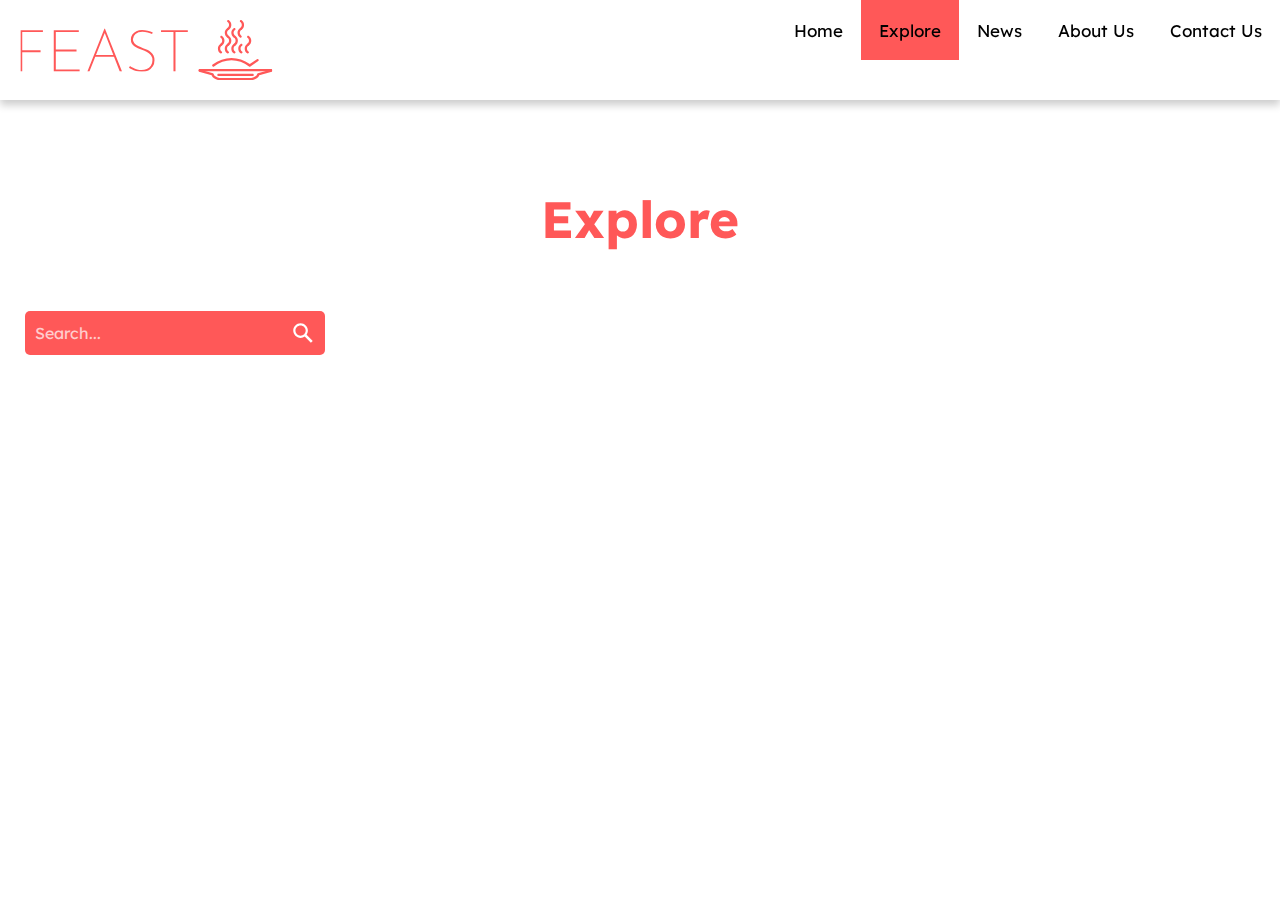
<file: explore.html>
<!DOCTYPE html>
<html lang="en">
<head>
    <meta charset="UTF-8">
    <title>Feast</title>
    <link rel="icon" type="image/x-icon" href="/Logo/favicon.ico">
    <link rel="stylesheet" type="text/css" href="style.css"/>
    <link rel="stylesheet" href="https://fonts.googleapis.com/css?family=Lexend Deca">
</head>
<body>
    <nav id="topnav">
        <a id="logo-link" href="index.html">
            <div class="navbar-logo">
                <svg xmlns="http://www.w3.org/2000/svg" version="1.1" xmlns:xlink="http://www.w3.org/1999/xlink" xmlns:svgjs="http://svgjs.dev/svgjs" width="1000" height="237" viewBox="0 0 1000 237"><g transform="matrix(1,0,0,1,-0.6060601656005815,0.3444047963749597)"><svg viewBox="0 0 396 94" data-background-color="#ffffff" preserveAspectRatio="xMidYMid meet" height="237" width="1000" xmlns="http://www.w3.org/2000/svg" xmlns:xlink="http://www.w3.org/1999/xlink"><g id="tight-bounds" transform="matrix(1,0,0,1,0.24000017442216404,-0.1365981773134024)"><svg viewBox="0 0 395.52 94.27319754802754" height="94.27319754802754" width="395.52"><g><svg viewBox="0 0 595.2628333281359 141.88240968684758" height="94.27319754802754" width="395.52"><g transform="matrix(1,0,0,1,0,19.608929269311062)"><svg viewBox="0 0 395.52000000000004 102.66455114822546" height="102.66455114822546" width="395.52000000000004"><g><svg viewBox="0 0 395.52000000000004 102.66455114822546" height="102.66455114822546" width="395.52000000000004"><g><svg viewBox="0 0 395.52000000000004 102.66455114822546" height="102.66455114822546" width="395.52000000000004"><g transform="matrix(1,0,0,1,0,0)"><svg width="395.52000000000004" viewBox="5.800000190734863 -36.900001525878906 143.69000244140625 37.30000305175781" height="102.66455114822546" data-palette-color="#ff5858"><path d="M5.8 0L5.8-35.3 25.25-35.3 25.25-33.65 7.55-33.65 7.55-18.1 23.25-18.1 23.25-16.45 7.55-16.45 7.55 0 5.8 0ZM34.55 0L34.55-35.3 56-35.3 56-33.65 36.3-33.65 36.3-18.65 54.05-18.65 54.05-16.95 36.3-16.95 36.3-1.65 56.7-1.65 56.7 0 34.55 0ZM65.09 0L63.35 0 78.09-36.9 78.25-36.9 93.05 0 91.09 0 77.7-34.1 78.9-34.65 65.09 0ZM69.65-12.45L70-14.05 86.45-14.05 86.84-12.45 69.65-12.45ZM119.39-33.4L118.74-32.05Q117.24-32.7 114.99-33.35 112.74-34 110.44-34L110.44-34Q106.79-34 104.57-32.13 102.34-30.25 102.34-27.5L102.34-27.5Q102.34-25.4 103.59-24.03 104.84-22.65 106.82-21.7 108.79-20.75 111.09-19.9L111.09-19.9Q112.84-19.25 114.59-18.45 116.34-17.65 117.77-16.5 119.19-15.35 120.02-13.68 120.84-12 120.84-9.55L120.84-9.55Q120.84-6.55 119.44-4.3 118.04-2.05 115.59-0.83 113.14 0.4 109.99 0.4L109.99 0.4Q107.24 0.4 105.07-0.28 102.89-0.95 101.34-1.83 99.79-2.7 98.99-3.2L98.99-3.2 99.84-4.65Q100.89-3.9 102.49-3.08 104.09-2.25 105.97-1.7 107.84-1.15 109.79-1.15L109.79-1.15Q112.09-1.15 114.22-2.05 116.34-2.95 117.72-4.8 119.09-6.65 119.09-9.5L119.09-9.5Q119.09-12.2 117.77-13.88 116.44-15.55 114.39-16.6 112.34-17.65 110.04-18.5L110.04-18.5Q108.29-19.1 106.62-19.83 104.94-20.55 103.59-21.55 102.24-22.55 101.42-23.95 100.59-25.35 100.59-27.3L100.59-27.3Q100.59-29.75 101.87-31.58 103.14-33.4 105.32-34.45 107.49-35.5 110.24-35.5L110.24-35.5Q112.44-35.5 114.99-34.9 117.54-34.3 119.39-33.4L119.39-33.4ZM126.44-33.65L126.44-35.3 149.49-35.3 149.49-33.65 138.84-33.65 138.84 0 137.09 0 137.09-33.65 126.44-33.65Z" opacity="1" transform="matrix(1,0,0,1,0,0)" fill="#ff5858" class="undefined-text-0" data-fill-palette-color="primary" id="text-0"></path></svg></g></svg></g></svg></g></svg></g><g transform="matrix(1,0,0,1,419.7566365768685,0)"><svg viewBox="0 0 175.50619675126734 141.88240968684758" height="141.88240968684758" width="175.50619675126734"><g><svg xmlns="http://www.w3.org/2000/svg" xmlns:xlink="http://www.w3.org/1999/xlink" version="1.1" x="0" y="0" viewBox="2.2480998039245605 14.516151428222656 95.27722930908203 77.02384948730469" enable-background="new 0 0 100 100" xml:space="preserve" height="141.88240968684758" width="175.50619675126734" class="icon-icon-0" data-fill-palette-color="accent" id="icon-0"><g fill="#ff5858" data-fill-palette-color="accent"><path fill="#ff5858" d="M40.181 57.492c-0.299 0-0.601-0.091-0.861-0.279-1.935-1.402-3.09-3.664-3.09-6.052 0-2.369 1.141-4.622 3.053-6.025 0.654-0.48 1.574-0.339 2.055 0.314 0.48 0.654 0.34 1.574-0.314 2.055-1.178 0.865-1.854 2.197-1.854 3.656 0 1.448 0.701 2.82 1.875 3.671 0.657 0.477 0.805 1.396 0.328 2.053C41.084 57.282 40.636 57.492 40.181 57.492z" data-fill-palette-color="accent"></path></g><g fill="#ff5858" data-fill-palette-color="accent"><path fill="#ff5858" d="M57.472 57.492c-0.299 0-0.601-0.091-0.861-0.279-1.935-1.402-3.09-3.664-3.09-6.052 0-2.369 1.141-4.622 3.053-6.025 0.654-0.48 1.574-0.339 2.055 0.314 0.48 0.654 0.34 1.574-0.314 2.055-1.178 0.865-1.854 2.197-1.854 3.656 0 1.448 0.701 2.82 1.875 3.671 0.657 0.477 0.805 1.396 0.328 2.053C58.375 57.282 57.927 57.492 57.472 57.492z" data-fill-palette-color="accent"></path></g><g fill="#ff5858" data-fill-palette-color="accent"><path fill="#ff5858" d="M40.729 47.325c-0.452 0-0.897-0.207-1.186-0.6-0.48-0.654-0.34-1.574 0.314-2.055 1.178-0.865 1.854-2.197 1.854-3.656 0-1.448-0.701-2.82-1.875-3.671-0.657-0.477-0.805-1.396-0.328-2.053s1.395-0.805 2.053-0.328c1.935 1.402 3.09 3.665 3.09 6.052 0 2.369-1.141 4.622-3.053 6.025C41.337 47.232 41.031 47.325 40.729 47.325z" data-fill-palette-color="accent"></path></g><g fill="#ff5858" data-fill-palette-color="accent"><path fill="#ff5858" d="M31.394 57.492c-0.299 0-0.601-0.091-0.861-0.279-1.935-1.402-3.09-3.664-3.09-6.052 0-2.369 1.141-4.622 3.053-6.025 0.654-0.48 1.575-0.339 2.055 0.314 0.48 0.654 0.34 1.574-0.314 2.055-1.178 0.865-1.854 2.197-1.854 3.656 0 1.448 0.701 2.82 1.875 3.671 0.657 0.477 0.805 1.396 0.328 2.053C32.297 57.282 31.849 57.492 31.394 57.492z" data-fill-palette-color="accent"></path></g><g fill="#ff5858" data-fill-palette-color="accent"><path fill="#ff5858" d="M31.942 47.325c-0.452 0-0.897-0.207-1.186-0.6-0.48-0.654-0.34-1.574 0.314-2.055 1.178-0.865 1.854-2.197 1.854-3.656 0-1.448-0.701-2.82-1.875-3.671-0.657-0.477-0.805-1.396-0.328-2.053s1.395-0.805 2.053-0.328c1.935 1.402 3.09 3.665 3.09 6.052 0 2.369-1.141 4.622-3.053 6.025C32.55 47.232 32.244 47.325 31.942 47.325z" data-fill-palette-color="accent"></path></g><g fill="#ff5858" data-fill-palette-color="accent"><path fill="#ff5858" d="M65.69 57.492c-0.299 0-0.601-0.091-0.861-0.279-1.935-1.402-3.09-3.664-3.09-6.052 0-2.368 1.142-4.621 3.055-6.025 0.657-0.48 1.575-0.339 2.055 0.314 0.48 0.654 0.34 1.574-0.314 2.055-1.179 0.866-1.855 2.198-1.855 3.656 0 1.448 0.701 2.82 1.875 3.671 0.657 0.477 0.805 1.396 0.328 2.053C66.594 57.282 66.146 57.492 65.69 57.492z" data-fill-palette-color="accent"></path></g><g fill="#ff5858" data-fill-palette-color="accent"><path fill="#ff5858" d="M66.239 47.325c-0.452 0-0.897-0.207-1.186-0.6-0.48-0.654-0.34-1.574 0.314-2.055 1.179-0.866 1.855-2.198 1.855-3.656 0-1.448-0.701-2.82-1.877-3.67-0.657-0.476-0.805-1.395-0.328-2.053 0.476-0.659 1.395-0.805 2.053-0.329 1.936 1.401 3.092 3.664 3.092 6.052 0 2.368-1.142 4.621-3.055 6.025C66.846 47.232 66.541 47.325 66.239 47.325z" data-fill-palette-color="accent"></path></g><g fill="#ff5858" data-fill-palette-color="accent"><path fill="#ff5858" d="M40.181 37.326c-0.299 0-0.601-0.091-0.861-0.28-1.935-1.402-3.09-3.665-3.09-6.052 0-2.37 1.141-4.622 3.053-6.026 0.654-0.479 1.574-0.338 2.055 0.315 0.48 0.654 0.34 1.575-0.314 2.055-1.178 0.865-1.854 2.197-1.854 3.656 0 1.448 0.701 2.82 1.875 3.671 0.657 0.477 0.805 1.396 0.328 2.053C41.084 37.115 40.636 37.326 40.181 37.326z" data-fill-palette-color="accent"></path></g><g fill="#ff5858" data-fill-palette-color="accent"><path fill="#ff5858" d="M48.556 57.492c-0.299 0-0.601-0.091-0.861-0.279-1.935-1.402-3.09-3.664-3.09-6.052 0-2.369 1.141-4.622 3.053-6.025 0.654-0.48 1.574-0.339 2.055 0.314 0.48 0.654 0.34 1.574-0.314 2.055-1.178 0.865-1.854 2.197-1.854 3.656 0 1.448 0.701 2.82 1.875 3.671 0.657 0.477 0.805 1.396 0.328 2.053C49.459 57.282 49.011 57.492 48.556 57.492z" data-fill-palette-color="accent"></path></g><g fill="#ff5858" data-fill-palette-color="accent"><path fill="#ff5858" d="M49.104 47.325c-0.452 0-0.897-0.207-1.186-0.6-0.48-0.654-0.34-1.574 0.314-2.055 1.178-0.865 1.854-2.197 1.854-3.656 0-1.448-0.701-2.82-1.875-3.671-0.657-0.477-0.805-1.396-0.328-2.053s1.394-0.805 2.053-0.328c1.935 1.402 3.09 3.665 3.09 6.052 0 2.369-1.141 4.622-3.053 6.025C49.712 47.232 49.406 47.325 49.104 47.325z" data-fill-palette-color="accent"></path></g><g fill="#ff5858" data-fill-palette-color="accent"><path fill="#ff5858" d="M48.556 37.326c-0.299 0-0.601-0.091-0.861-0.28-1.935-1.402-3.09-3.665-3.09-6.052 0-2.37 1.141-4.622 3.053-6.026 0.654-0.479 1.574-0.338 2.055 0.315 0.48 0.654 0.34 1.575-0.314 2.055-1.178 0.865-1.854 2.197-1.854 3.656 0 1.448 0.701 2.82 1.875 3.671 0.657 0.477 0.805 1.396 0.328 2.053C49.459 37.115 49.011 37.326 48.556 37.326z" data-fill-palette-color="accent"></path></g><g fill="#ff5858" data-fill-palette-color="accent"><path fill="#ff5858" d="M40.729 27.159c-0.452 0-0.897-0.208-1.186-0.6-0.48-0.654-0.34-1.575 0.314-2.055 1.178-0.865 1.854-2.197 1.854-3.656 0-1.448-0.701-2.82-1.875-3.671-0.657-0.477-0.805-1.396-0.328-2.053 0.477-0.657 1.395-0.805 2.053-0.328 1.935 1.402 3.09 3.665 3.09 6.052 0 2.37-1.141 4.622-3.053 6.026C41.337 27.066 41.031 27.159 40.729 27.159z" data-fill-palette-color="accent"></path></g><g fill="#ff5858" data-fill-palette-color="accent"><path fill="#ff5858" d="M56.499 37.326c-0.299 0-0.601-0.091-0.861-0.279-1.936-1.401-3.092-3.664-3.092-6.052 0-2.369 1.142-4.621 3.055-6.026 0.656-0.479 1.575-0.338 2.055 0.315 0.48 0.654 0.34 1.575-0.314 2.055-1.179 0.865-1.855 2.198-1.855 3.656 0 1.448 0.701 2.82 1.877 3.67 0.657 0.476 0.805 1.395 0.328 2.053C57.403 37.115 56.954 37.326 56.499 37.326z" data-fill-palette-color="accent"></path></g><g fill="#ff5858" data-fill-palette-color="accent"><path fill="#ff5858" d="M57.046 27.159c-0.452 0-0.897-0.208-1.186-0.6-0.48-0.654-0.34-1.575 0.314-2.055 1.179-0.865 1.855-2.198 1.855-3.656 0-1.448-0.701-2.82-1.877-3.67-0.657-0.476-0.805-1.395-0.328-2.053 0.476-0.659 1.395-0.805 2.053-0.329 1.936 1.401 3.092 3.664 3.092 6.052 0 2.369-1.142 4.621-3.055 6.026C57.652 27.066 57.348 27.159 57.046 27.159z" data-fill-palette-color="accent"></path></g><g fill="#ff5858" data-fill-palette-color="accent"><path fill="#ff5858" d="M70.248 91.54H29.523c-3.662 0-9.126-2.625-10.111-6.276L3.318 80.711c-0.781-0.221-1.235-1.033-1.014-1.814 0.221-0.782 1.037-1.236 1.814-1.014l17.008 4.811c0.633 0.179 1.069 0.756 1.069 1.414 0 2.083 4.435 4.493 7.327 4.493h40.725c2.894 0 7.329-2.41 7.329-4.493 0-0.658 0.437-1.235 1.069-1.414l17.01-4.811c0.779-0.223 1.594 0.231 1.814 1.014 0.222 0.781-0.232 1.594-1.014 1.814l-16.096 4.553C79.375 88.915 73.911 91.54 70.248 91.54z" data-fill-palette-color="accent"></path></g><g fill="#ff5858" data-fill-palette-color="accent"><path fill="#ff5858" d="M71.908 86.256h-43.75c-0.812 0-1.47-0.658-1.47-1.47s0.658-1.47 1.47-1.47h43.75c0.812 0 1.47 0.658 1.47 1.47S72.72 86.256 71.908 86.256z" data-fill-palette-color="accent"></path></g><g fill="#ff5858" data-fill-palette-color="accent"><path fill="#ff5858" d="M95.574 80.256H4.077c-0.812 0-1.47-0.658-1.47-1.47s0.658-1.47 1.47-1.47h91.497c0.812 0 1.47 0.658 1.47 1.47S96.386 80.256 95.574 80.256z" data-fill-palette-color="accent"></path></g><g fill="#ff5858" data-fill-palette-color="accent"><path fill="#ff5858" d="M21.573 74.256c-0.443 0-0.882-0.199-1.171-0.58-0.491-0.646-0.366-1.567 0.28-2.06 7.351-5.594 15.72-8.55 24.202-8.55 8.157 0 16.209 2.733 23.352 7.916l9.219-6.286c0.672-0.457 1.585-0.283 2.043 0.387 0.457 0.671 0.284 1.585-0.387 2.043l-10.084 6.875c-0.522 0.354-1.215 0.338-1.718-0.045-6.836-5.201-14.59-7.95-22.425-7.95-7.834 0-15.587 2.749-22.423 7.95C22.196 74.158 21.884 74.256 21.573 74.256z" data-fill-palette-color="accent"></path></g></svg></g></svg></g></svg></g><defs></defs></svg><rect width="395.52" height="94.27319754802754" fill="none" stroke="none" visibility="hidden"></rect></g></svg></g></svg>
            </div>
        </a>
        <div id="navbar-links">
            <a class="nav-link" href="contact.html">Contact Us</a>
            <a class="nav-link" href="about.html">About Us</a>
            <a class="nav-link" href="news.html">News</a>
            <a class="nav-link active" href="explore.html">Explore</a>
            <a class="nav-link" href="index.html">Home</a>
        </div>
    </nav>
    <h1 class="page-title">Explore</h1>
    <div id="search">
        <form role="search" id="explore-form">
            <input type="search" id="explore-search" name="q" placeholder="Search..."
            aria-label="Search through site content">
            <button id="search-button">
            <svg viewBox="0 0 1024 1024"><path class="path1" d="M848.471 928l-263.059-263.059c-48.941 36.706-110.118 55.059-177.412 55.059-171.294 0-312-140.706-312-312s140.706-312 312-312c171.294 0 312 140.706 312 312 0 67.294-24.471 128.471-55.059 177.412l263.059 263.059-79.529 79.529zM189.623 408.078c0 121.364 97.091 218.455 218.455 218.455s218.455-97.091 218.455-218.455c0-121.364-103.159-218.455-218.455-218.455-121.364 0-218.455 97.091-218.455 218.455z"></path></svg>
            </button>
        </form>
    </div>
    <section id="explore-results" class="grid-design">
    </section>
    <!-- <footer>
        <p>©2023 Cameron Liddell</p>
    </footer> -->

    <!-- Loads navbar script -->
    <script src="Scripts/edamam.js"></script>
</body>
</html>
</file>
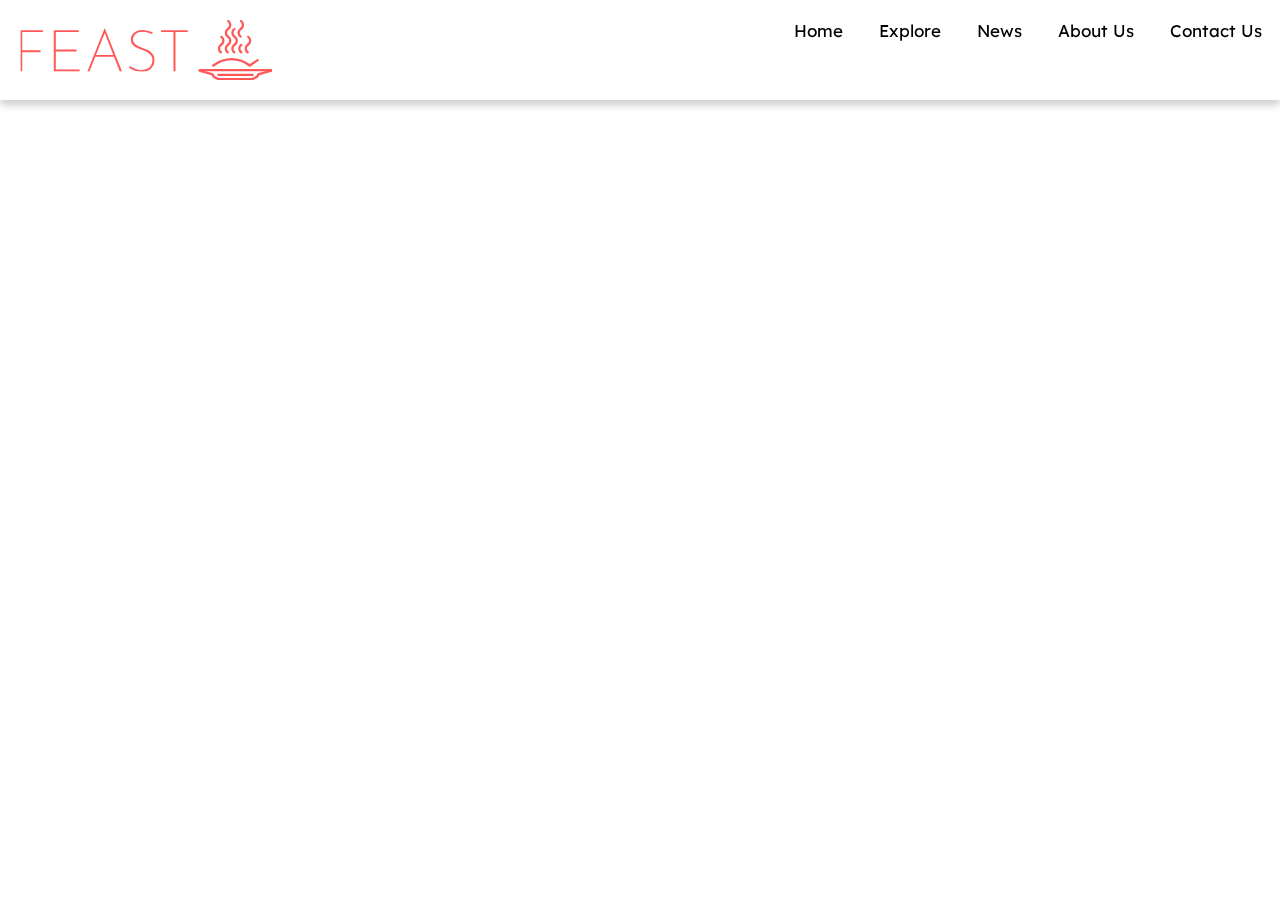
<file: recipe.html>
<!DOCTYPE html>
<html lang="en">
<head>
    <meta charset="UTF-8">
    <title>Feast</title>
    <link rel="icon" type="image/x-icon" href="/Logo/favicon.ico">
    <link rel="stylesheet" type="text/css" href="style.css"/>
    <link rel="stylesheet" href="https://fonts.googleapis.com/css?family=Lexend Deca">
</head>
<body>
    <nav id="topnav">
        <a id="logo-link" href="index.html">
            <div class="navbar-logo">
                <svg xmlns="http://www.w3.org/2000/svg" version="1.1" xmlns:xlink="http://www.w3.org/1999/xlink" xmlns:svgjs="http://svgjs.dev/svgjs" width="1000" height="237" viewBox="0 0 1000 237"><g transform="matrix(1,0,0,1,-0.6060601656005815,0.3444047963749597)"><svg viewBox="0 0 396 94" data-background-color="#ffffff" preserveAspectRatio="xMidYMid meet" height="237" width="1000" xmlns="http://www.w3.org/2000/svg" xmlns:xlink="http://www.w3.org/1999/xlink"><g id="tight-bounds" transform="matrix(1,0,0,1,0.24000017442216404,-0.1365981773134024)"><svg viewBox="0 0 395.52 94.27319754802754" height="94.27319754802754" width="395.52"><g><svg viewBox="0 0 595.2628333281359 141.88240968684758" height="94.27319754802754" width="395.52"><g transform="matrix(1,0,0,1,0,19.608929269311062)"><svg viewBox="0 0 395.52000000000004 102.66455114822546" height="102.66455114822546" width="395.52000000000004"><g><svg viewBox="0 0 395.52000000000004 102.66455114822546" height="102.66455114822546" width="395.52000000000004"><g><svg viewBox="0 0 395.52000000000004 102.66455114822546" height="102.66455114822546" width="395.52000000000004"><g transform="matrix(1,0,0,1,0,0)"><svg width="395.52000000000004" viewBox="5.800000190734863 -36.900001525878906 143.69000244140625 37.30000305175781" height="102.66455114822546" data-palette-color="#ff5858"><path d="M5.8 0L5.8-35.3 25.25-35.3 25.25-33.65 7.55-33.65 7.55-18.1 23.25-18.1 23.25-16.45 7.55-16.45 7.55 0 5.8 0ZM34.55 0L34.55-35.3 56-35.3 56-33.65 36.3-33.65 36.3-18.65 54.05-18.65 54.05-16.95 36.3-16.95 36.3-1.65 56.7-1.65 56.7 0 34.55 0ZM65.09 0L63.35 0 78.09-36.9 78.25-36.9 93.05 0 91.09 0 77.7-34.1 78.9-34.65 65.09 0ZM69.65-12.45L70-14.05 86.45-14.05 86.84-12.45 69.65-12.45ZM119.39-33.4L118.74-32.05Q117.24-32.7 114.99-33.35 112.74-34 110.44-34L110.44-34Q106.79-34 104.57-32.13 102.34-30.25 102.34-27.5L102.34-27.5Q102.34-25.4 103.59-24.03 104.84-22.65 106.82-21.7 108.79-20.75 111.09-19.9L111.09-19.9Q112.84-19.25 114.59-18.45 116.34-17.65 117.77-16.5 119.19-15.35 120.02-13.68 120.84-12 120.84-9.55L120.84-9.55Q120.84-6.55 119.44-4.3 118.04-2.05 115.59-0.83 113.14 0.4 109.99 0.4L109.99 0.4Q107.24 0.4 105.07-0.28 102.89-0.95 101.34-1.83 99.79-2.7 98.99-3.2L98.99-3.2 99.84-4.65Q100.89-3.9 102.49-3.08 104.09-2.25 105.97-1.7 107.84-1.15 109.79-1.15L109.79-1.15Q112.09-1.15 114.22-2.05 116.34-2.95 117.72-4.8 119.09-6.65 119.09-9.5L119.09-9.5Q119.09-12.2 117.77-13.88 116.44-15.55 114.39-16.6 112.34-17.65 110.04-18.5L110.04-18.5Q108.29-19.1 106.62-19.83 104.94-20.55 103.59-21.55 102.24-22.55 101.42-23.95 100.59-25.35 100.59-27.3L100.59-27.3Q100.59-29.75 101.87-31.58 103.14-33.4 105.32-34.45 107.49-35.5 110.24-35.5L110.24-35.5Q112.44-35.5 114.99-34.9 117.54-34.3 119.39-33.4L119.39-33.4ZM126.44-33.65L126.44-35.3 149.49-35.3 149.49-33.65 138.84-33.65 138.84 0 137.09 0 137.09-33.65 126.44-33.65Z" opacity="1" transform="matrix(1,0,0,1,0,0)" fill="#ff5858" class="undefined-text-0" data-fill-palette-color="primary" id="text-0"></path></svg></g></svg></g></svg></g></svg></g><g transform="matrix(1,0,0,1,419.7566365768685,0)"><svg viewBox="0 0 175.50619675126734 141.88240968684758" height="141.88240968684758" width="175.50619675126734"><g><svg xmlns="http://www.w3.org/2000/svg" xmlns:xlink="http://www.w3.org/1999/xlink" version="1.1" x="0" y="0" viewBox="2.2480998039245605 14.516151428222656 95.27722930908203 77.02384948730469" enable-background="new 0 0 100 100" xml:space="preserve" height="141.88240968684758" width="175.50619675126734" class="icon-icon-0" data-fill-palette-color="accent" id="icon-0"><g fill="#ff5858" data-fill-palette-color="accent"><path fill="#ff5858" d="M40.181 57.492c-0.299 0-0.601-0.091-0.861-0.279-1.935-1.402-3.09-3.664-3.09-6.052 0-2.369 1.141-4.622 3.053-6.025 0.654-0.48 1.574-0.339 2.055 0.314 0.48 0.654 0.34 1.574-0.314 2.055-1.178 0.865-1.854 2.197-1.854 3.656 0 1.448 0.701 2.82 1.875 3.671 0.657 0.477 0.805 1.396 0.328 2.053C41.084 57.282 40.636 57.492 40.181 57.492z" data-fill-palette-color="accent"></path></g><g fill="#ff5858" data-fill-palette-color="accent"><path fill="#ff5858" d="M57.472 57.492c-0.299 0-0.601-0.091-0.861-0.279-1.935-1.402-3.09-3.664-3.09-6.052 0-2.369 1.141-4.622 3.053-6.025 0.654-0.48 1.574-0.339 2.055 0.314 0.48 0.654 0.34 1.574-0.314 2.055-1.178 0.865-1.854 2.197-1.854 3.656 0 1.448 0.701 2.82 1.875 3.671 0.657 0.477 0.805 1.396 0.328 2.053C58.375 57.282 57.927 57.492 57.472 57.492z" data-fill-palette-color="accent"></path></g><g fill="#ff5858" data-fill-palette-color="accent"><path fill="#ff5858" d="M40.729 47.325c-0.452 0-0.897-0.207-1.186-0.6-0.48-0.654-0.34-1.574 0.314-2.055 1.178-0.865 1.854-2.197 1.854-3.656 0-1.448-0.701-2.82-1.875-3.671-0.657-0.477-0.805-1.396-0.328-2.053s1.395-0.805 2.053-0.328c1.935 1.402 3.09 3.665 3.09 6.052 0 2.369-1.141 4.622-3.053 6.025C41.337 47.232 41.031 47.325 40.729 47.325z" data-fill-palette-color="accent"></path></g><g fill="#ff5858" data-fill-palette-color="accent"><path fill="#ff5858" d="M31.394 57.492c-0.299 0-0.601-0.091-0.861-0.279-1.935-1.402-3.09-3.664-3.09-6.052 0-2.369 1.141-4.622 3.053-6.025 0.654-0.48 1.575-0.339 2.055 0.314 0.48 0.654 0.34 1.574-0.314 2.055-1.178 0.865-1.854 2.197-1.854 3.656 0 1.448 0.701 2.82 1.875 3.671 0.657 0.477 0.805 1.396 0.328 2.053C32.297 57.282 31.849 57.492 31.394 57.492z" data-fill-palette-color="accent"></path></g><g fill="#ff5858" data-fill-palette-color="accent"><path fill="#ff5858" d="M31.942 47.325c-0.452 0-0.897-0.207-1.186-0.6-0.48-0.654-0.34-1.574 0.314-2.055 1.178-0.865 1.854-2.197 1.854-3.656 0-1.448-0.701-2.82-1.875-3.671-0.657-0.477-0.805-1.396-0.328-2.053s1.395-0.805 2.053-0.328c1.935 1.402 3.09 3.665 3.09 6.052 0 2.369-1.141 4.622-3.053 6.025C32.55 47.232 32.244 47.325 31.942 47.325z" data-fill-palette-color="accent"></path></g><g fill="#ff5858" data-fill-palette-color="accent"><path fill="#ff5858" d="M65.69 57.492c-0.299 0-0.601-0.091-0.861-0.279-1.935-1.402-3.09-3.664-3.09-6.052 0-2.368 1.142-4.621 3.055-6.025 0.657-0.48 1.575-0.339 2.055 0.314 0.48 0.654 0.34 1.574-0.314 2.055-1.179 0.866-1.855 2.198-1.855 3.656 0 1.448 0.701 2.82 1.875 3.671 0.657 0.477 0.805 1.396 0.328 2.053C66.594 57.282 66.146 57.492 65.69 57.492z" data-fill-palette-color="accent"></path></g><g fill="#ff5858" data-fill-palette-color="accent"><path fill="#ff5858" d="M66.239 47.325c-0.452 0-0.897-0.207-1.186-0.6-0.48-0.654-0.34-1.574 0.314-2.055 1.179-0.866 1.855-2.198 1.855-3.656 0-1.448-0.701-2.82-1.877-3.67-0.657-0.476-0.805-1.395-0.328-2.053 0.476-0.659 1.395-0.805 2.053-0.329 1.936 1.401 3.092 3.664 3.092 6.052 0 2.368-1.142 4.621-3.055 6.025C66.846 47.232 66.541 47.325 66.239 47.325z" data-fill-palette-color="accent"></path></g><g fill="#ff5858" data-fill-palette-color="accent"><path fill="#ff5858" d="M40.181 37.326c-0.299 0-0.601-0.091-0.861-0.28-1.935-1.402-3.09-3.665-3.09-6.052 0-2.37 1.141-4.622 3.053-6.026 0.654-0.479 1.574-0.338 2.055 0.315 0.48 0.654 0.34 1.575-0.314 2.055-1.178 0.865-1.854 2.197-1.854 3.656 0 1.448 0.701 2.82 1.875 3.671 0.657 0.477 0.805 1.396 0.328 2.053C41.084 37.115 40.636 37.326 40.181 37.326z" data-fill-palette-color="accent"></path></g><g fill="#ff5858" data-fill-palette-color="accent"><path fill="#ff5858" d="M48.556 57.492c-0.299 0-0.601-0.091-0.861-0.279-1.935-1.402-3.09-3.664-3.09-6.052 0-2.369 1.141-4.622 3.053-6.025 0.654-0.48 1.574-0.339 2.055 0.314 0.48 0.654 0.34 1.574-0.314 2.055-1.178 0.865-1.854 2.197-1.854 3.656 0 1.448 0.701 2.82 1.875 3.671 0.657 0.477 0.805 1.396 0.328 2.053C49.459 57.282 49.011 57.492 48.556 57.492z" data-fill-palette-color="accent"></path></g><g fill="#ff5858" data-fill-palette-color="accent"><path fill="#ff5858" d="M49.104 47.325c-0.452 0-0.897-0.207-1.186-0.6-0.48-0.654-0.34-1.574 0.314-2.055 1.178-0.865 1.854-2.197 1.854-3.656 0-1.448-0.701-2.82-1.875-3.671-0.657-0.477-0.805-1.396-0.328-2.053s1.394-0.805 2.053-0.328c1.935 1.402 3.09 3.665 3.09 6.052 0 2.369-1.141 4.622-3.053 6.025C49.712 47.232 49.406 47.325 49.104 47.325z" data-fill-palette-color="accent"></path></g><g fill="#ff5858" data-fill-palette-color="accent"><path fill="#ff5858" d="M48.556 37.326c-0.299 0-0.601-0.091-0.861-0.28-1.935-1.402-3.09-3.665-3.09-6.052 0-2.37 1.141-4.622 3.053-6.026 0.654-0.479 1.574-0.338 2.055 0.315 0.48 0.654 0.34 1.575-0.314 2.055-1.178 0.865-1.854 2.197-1.854 3.656 0 1.448 0.701 2.82 1.875 3.671 0.657 0.477 0.805 1.396 0.328 2.053C49.459 37.115 49.011 37.326 48.556 37.326z" data-fill-palette-color="accent"></path></g><g fill="#ff5858" data-fill-palette-color="accent"><path fill="#ff5858" d="M40.729 27.159c-0.452 0-0.897-0.208-1.186-0.6-0.48-0.654-0.34-1.575 0.314-2.055 1.178-0.865 1.854-2.197 1.854-3.656 0-1.448-0.701-2.82-1.875-3.671-0.657-0.477-0.805-1.396-0.328-2.053 0.477-0.657 1.395-0.805 2.053-0.328 1.935 1.402 3.09 3.665 3.09 6.052 0 2.37-1.141 4.622-3.053 6.026C41.337 27.066 41.031 27.159 40.729 27.159z" data-fill-palette-color="accent"></path></g><g fill="#ff5858" data-fill-palette-color="accent"><path fill="#ff5858" d="M56.499 37.326c-0.299 0-0.601-0.091-0.861-0.279-1.936-1.401-3.092-3.664-3.092-6.052 0-2.369 1.142-4.621 3.055-6.026 0.656-0.479 1.575-0.338 2.055 0.315 0.48 0.654 0.34 1.575-0.314 2.055-1.179 0.865-1.855 2.198-1.855 3.656 0 1.448 0.701 2.82 1.877 3.67 0.657 0.476 0.805 1.395 0.328 2.053C57.403 37.115 56.954 37.326 56.499 37.326z" data-fill-palette-color="accent"></path></g><g fill="#ff5858" data-fill-palette-color="accent"><path fill="#ff5858" d="M57.046 27.159c-0.452 0-0.897-0.208-1.186-0.6-0.48-0.654-0.34-1.575 0.314-2.055 1.179-0.865 1.855-2.198 1.855-3.656 0-1.448-0.701-2.82-1.877-3.67-0.657-0.476-0.805-1.395-0.328-2.053 0.476-0.659 1.395-0.805 2.053-0.329 1.936 1.401 3.092 3.664 3.092 6.052 0 2.369-1.142 4.621-3.055 6.026C57.652 27.066 57.348 27.159 57.046 27.159z" data-fill-palette-color="accent"></path></g><g fill="#ff5858" data-fill-palette-color="accent"><path fill="#ff5858" d="M70.248 91.54H29.523c-3.662 0-9.126-2.625-10.111-6.276L3.318 80.711c-0.781-0.221-1.235-1.033-1.014-1.814 0.221-0.782 1.037-1.236 1.814-1.014l17.008 4.811c0.633 0.179 1.069 0.756 1.069 1.414 0 2.083 4.435 4.493 7.327 4.493h40.725c2.894 0 7.329-2.41 7.329-4.493 0-0.658 0.437-1.235 1.069-1.414l17.01-4.811c0.779-0.223 1.594 0.231 1.814 1.014 0.222 0.781-0.232 1.594-1.014 1.814l-16.096 4.553C79.375 88.915 73.911 91.54 70.248 91.54z" data-fill-palette-color="accent"></path></g><g fill="#ff5858" data-fill-palette-color="accent"><path fill="#ff5858" d="M71.908 86.256h-43.75c-0.812 0-1.47-0.658-1.47-1.47s0.658-1.47 1.47-1.47h43.75c0.812 0 1.47 0.658 1.47 1.47S72.72 86.256 71.908 86.256z" data-fill-palette-color="accent"></path></g><g fill="#ff5858" data-fill-palette-color="accent"><path fill="#ff5858" d="M95.574 80.256H4.077c-0.812 0-1.47-0.658-1.47-1.47s0.658-1.47 1.47-1.47h91.497c0.812 0 1.47 0.658 1.47 1.47S96.386 80.256 95.574 80.256z" data-fill-palette-color="accent"></path></g><g fill="#ff5858" data-fill-palette-color="accent"><path fill="#ff5858" d="M21.573 74.256c-0.443 0-0.882-0.199-1.171-0.58-0.491-0.646-0.366-1.567 0.28-2.06 7.351-5.594 15.72-8.55 24.202-8.55 8.157 0 16.209 2.733 23.352 7.916l9.219-6.286c0.672-0.457 1.585-0.283 2.043 0.387 0.457 0.671 0.284 1.585-0.387 2.043l-10.084 6.875c-0.522 0.354-1.215 0.338-1.718-0.045-6.836-5.201-14.59-7.95-22.425-7.95-7.834 0-15.587 2.749-22.423 7.95C22.196 74.158 21.884 74.256 21.573 74.256z" data-fill-palette-color="accent"></path></g></svg></g></svg></g></svg></g><defs></defs></svg><rect width="395.52" height="94.27319754802754" fill="none" stroke="none" visibility="hidden"></rect></g></svg></g></svg>
            </div>
        </a>
        <div id="navbar-links">
            <a class="nav-link" href="contact.html">Contact Us</a>
            <a class="nav-link" href="about.html">About Us</a>
            <a class="nav-link" href="news.html">News</a>
            <a class="nav-link" href="explore.html">Explore</a>
            <a class="nav-link" href="index.html">Home</a>
        </div>
    </nav>
    <section id="recipe">
    </section>
</body>
</file>
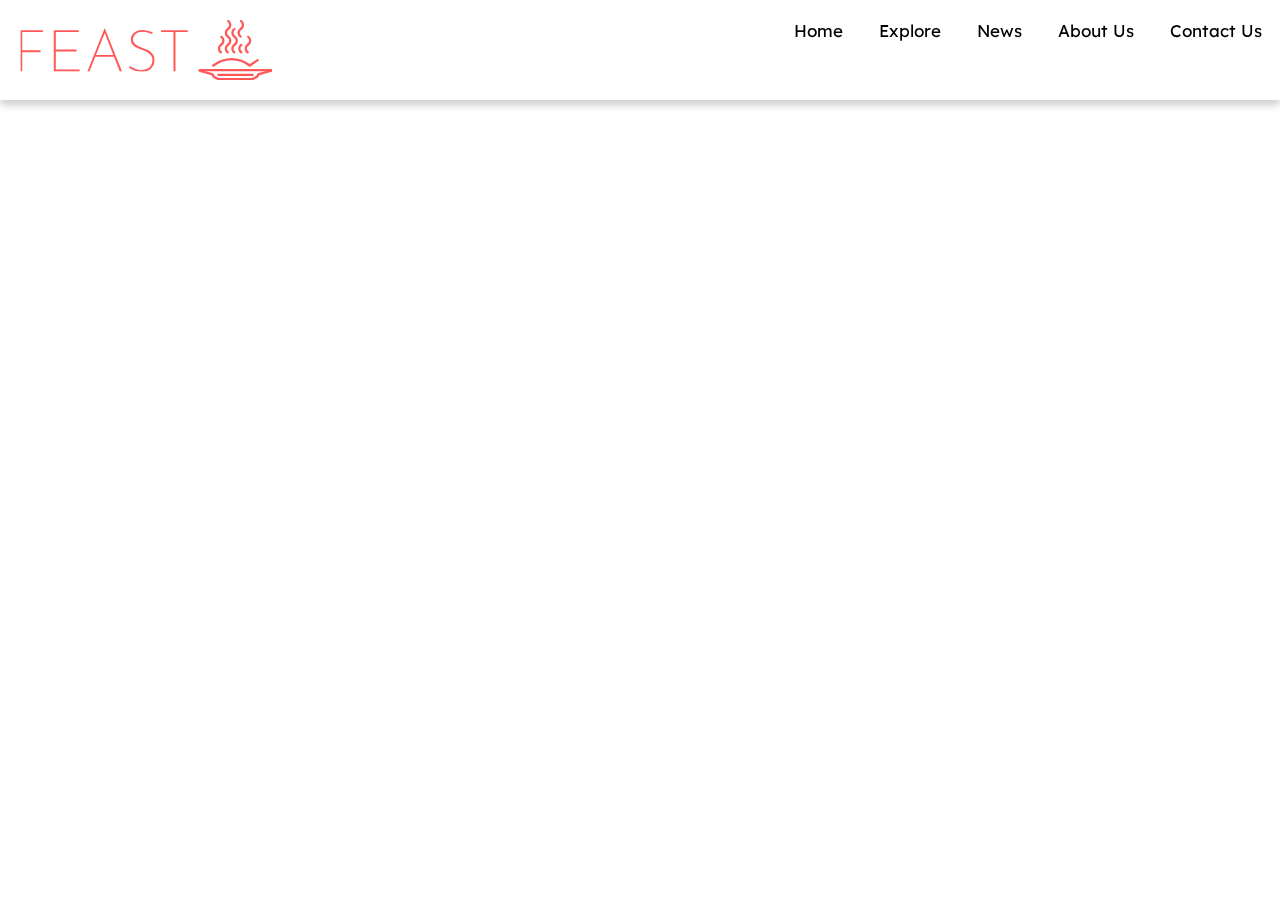
<file: template.html>
<!DOCTYPE html>
<html lang="en">
<head>
    <meta charset="UTF-8">
    <title>Feast</title>
    <link rel="icon" type="image/x-icon" href="/Logo/favicon.ico">
    <link rel="stylesheet" type="text/css" href="style.css"/>
    <link rel="stylesheet" href="https://fonts.googleapis.com/css?family=Lexend Deca">
</head>
<body>
    <nav id="topnav">
        <a id="logo-link" href="index.html">
            <div class="navbar-logo">
                <svg xmlns="http://www.w3.org/2000/svg" version="1.1" xmlns:xlink="http://www.w3.org/1999/xlink" xmlns:svgjs="http://svgjs.dev/svgjs" width="1000" height="237" viewBox="0 0 1000 237"><g transform="matrix(1,0,0,1,-0.6060601656005815,0.3444047963749597)"><svg viewBox="0 0 396 94" data-background-color="#ffffff" preserveAspectRatio="xMidYMid meet" height="237" width="1000" xmlns="http://www.w3.org/2000/svg" xmlns:xlink="http://www.w3.org/1999/xlink"><g id="tight-bounds" transform="matrix(1,0,0,1,0.24000017442216404,-0.1365981773134024)"><svg viewBox="0 0 395.52 94.27319754802754" height="94.27319754802754" width="395.52"><g><svg viewBox="0 0 595.2628333281359 141.88240968684758" height="94.27319754802754" width="395.52"><g transform="matrix(1,0,0,1,0,19.608929269311062)"><svg viewBox="0 0 395.52000000000004 102.66455114822546" height="102.66455114822546" width="395.52000000000004"><g><svg viewBox="0 0 395.52000000000004 102.66455114822546" height="102.66455114822546" width="395.52000000000004"><g><svg viewBox="0 0 395.52000000000004 102.66455114822546" height="102.66455114822546" width="395.52000000000004"><g transform="matrix(1,0,0,1,0,0)"><svg width="395.52000000000004" viewBox="5.800000190734863 -36.900001525878906 143.69000244140625 37.30000305175781" height="102.66455114822546" data-palette-color="#ff5858"><path d="M5.8 0L5.8-35.3 25.25-35.3 25.25-33.65 7.55-33.65 7.55-18.1 23.25-18.1 23.25-16.45 7.55-16.45 7.55 0 5.8 0ZM34.55 0L34.55-35.3 56-35.3 56-33.65 36.3-33.65 36.3-18.65 54.05-18.65 54.05-16.95 36.3-16.95 36.3-1.65 56.7-1.65 56.7 0 34.55 0ZM65.09 0L63.35 0 78.09-36.9 78.25-36.9 93.05 0 91.09 0 77.7-34.1 78.9-34.65 65.09 0ZM69.65-12.45L70-14.05 86.45-14.05 86.84-12.45 69.65-12.45ZM119.39-33.4L118.74-32.05Q117.24-32.7 114.99-33.35 112.74-34 110.44-34L110.44-34Q106.79-34 104.57-32.13 102.34-30.25 102.34-27.5L102.34-27.5Q102.34-25.4 103.59-24.03 104.84-22.65 106.82-21.7 108.79-20.75 111.09-19.9L111.09-19.9Q112.84-19.25 114.59-18.45 116.34-17.65 117.77-16.5 119.19-15.35 120.02-13.68 120.84-12 120.84-9.55L120.84-9.55Q120.84-6.55 119.44-4.3 118.04-2.05 115.59-0.83 113.14 0.4 109.99 0.4L109.99 0.4Q107.24 0.4 105.07-0.28 102.89-0.95 101.34-1.83 99.79-2.7 98.99-3.2L98.99-3.2 99.84-4.65Q100.89-3.9 102.49-3.08 104.09-2.25 105.97-1.7 107.84-1.15 109.79-1.15L109.79-1.15Q112.09-1.15 114.22-2.05 116.34-2.95 117.72-4.8 119.09-6.65 119.09-9.5L119.09-9.5Q119.09-12.2 117.77-13.88 116.44-15.55 114.39-16.6 112.34-17.65 110.04-18.5L110.04-18.5Q108.29-19.1 106.62-19.83 104.94-20.55 103.59-21.55 102.24-22.55 101.42-23.95 100.59-25.35 100.59-27.3L100.59-27.3Q100.59-29.75 101.87-31.58 103.14-33.4 105.32-34.45 107.49-35.5 110.24-35.5L110.24-35.5Q112.44-35.5 114.99-34.9 117.54-34.3 119.39-33.4L119.39-33.4ZM126.44-33.65L126.44-35.3 149.49-35.3 149.49-33.65 138.84-33.65 138.84 0 137.09 0 137.09-33.65 126.44-33.65Z" opacity="1" transform="matrix(1,0,0,1,0,0)" fill="#ff5858" class="undefined-text-0" data-fill-palette-color="primary" id="text-0"></path></svg></g></svg></g></svg></g></svg></g><g transform="matrix(1,0,0,1,419.7566365768685,0)"><svg viewBox="0 0 175.50619675126734 141.88240968684758" height="141.88240968684758" width="175.50619675126734"><g><svg xmlns="http://www.w3.org/2000/svg" xmlns:xlink="http://www.w3.org/1999/xlink" version="1.1" x="0" y="0" viewBox="2.2480998039245605 14.516151428222656 95.27722930908203 77.02384948730469" enable-background="new 0 0 100 100" xml:space="preserve" height="141.88240968684758" width="175.50619675126734" class="icon-icon-0" data-fill-palette-color="accent" id="icon-0"><g fill="#ff5858" data-fill-palette-color="accent"><path fill="#ff5858" d="M40.181 57.492c-0.299 0-0.601-0.091-0.861-0.279-1.935-1.402-3.09-3.664-3.09-6.052 0-2.369 1.141-4.622 3.053-6.025 0.654-0.48 1.574-0.339 2.055 0.314 0.48 0.654 0.34 1.574-0.314 2.055-1.178 0.865-1.854 2.197-1.854 3.656 0 1.448 0.701 2.82 1.875 3.671 0.657 0.477 0.805 1.396 0.328 2.053C41.084 57.282 40.636 57.492 40.181 57.492z" data-fill-palette-color="accent"></path></g><g fill="#ff5858" data-fill-palette-color="accent"><path fill="#ff5858" d="M57.472 57.492c-0.299 0-0.601-0.091-0.861-0.279-1.935-1.402-3.09-3.664-3.09-6.052 0-2.369 1.141-4.622 3.053-6.025 0.654-0.48 1.574-0.339 2.055 0.314 0.48 0.654 0.34 1.574-0.314 2.055-1.178 0.865-1.854 2.197-1.854 3.656 0 1.448 0.701 2.82 1.875 3.671 0.657 0.477 0.805 1.396 0.328 2.053C58.375 57.282 57.927 57.492 57.472 57.492z" data-fill-palette-color="accent"></path></g><g fill="#ff5858" data-fill-palette-color="accent"><path fill="#ff5858" d="M40.729 47.325c-0.452 0-0.897-0.207-1.186-0.6-0.48-0.654-0.34-1.574 0.314-2.055 1.178-0.865 1.854-2.197 1.854-3.656 0-1.448-0.701-2.82-1.875-3.671-0.657-0.477-0.805-1.396-0.328-2.053s1.395-0.805 2.053-0.328c1.935 1.402 3.09 3.665 3.09 6.052 0 2.369-1.141 4.622-3.053 6.025C41.337 47.232 41.031 47.325 40.729 47.325z" data-fill-palette-color="accent"></path></g><g fill="#ff5858" data-fill-palette-color="accent"><path fill="#ff5858" d="M31.394 57.492c-0.299 0-0.601-0.091-0.861-0.279-1.935-1.402-3.09-3.664-3.09-6.052 0-2.369 1.141-4.622 3.053-6.025 0.654-0.48 1.575-0.339 2.055 0.314 0.48 0.654 0.34 1.574-0.314 2.055-1.178 0.865-1.854 2.197-1.854 3.656 0 1.448 0.701 2.82 1.875 3.671 0.657 0.477 0.805 1.396 0.328 2.053C32.297 57.282 31.849 57.492 31.394 57.492z" data-fill-palette-color="accent"></path></g><g fill="#ff5858" data-fill-palette-color="accent"><path fill="#ff5858" d="M31.942 47.325c-0.452 0-0.897-0.207-1.186-0.6-0.48-0.654-0.34-1.574 0.314-2.055 1.178-0.865 1.854-2.197 1.854-3.656 0-1.448-0.701-2.82-1.875-3.671-0.657-0.477-0.805-1.396-0.328-2.053s1.395-0.805 2.053-0.328c1.935 1.402 3.09 3.665 3.09 6.052 0 2.369-1.141 4.622-3.053 6.025C32.55 47.232 32.244 47.325 31.942 47.325z" data-fill-palette-color="accent"></path></g><g fill="#ff5858" data-fill-palette-color="accent"><path fill="#ff5858" d="M65.69 57.492c-0.299 0-0.601-0.091-0.861-0.279-1.935-1.402-3.09-3.664-3.09-6.052 0-2.368 1.142-4.621 3.055-6.025 0.657-0.48 1.575-0.339 2.055 0.314 0.48 0.654 0.34 1.574-0.314 2.055-1.179 0.866-1.855 2.198-1.855 3.656 0 1.448 0.701 2.82 1.875 3.671 0.657 0.477 0.805 1.396 0.328 2.053C66.594 57.282 66.146 57.492 65.69 57.492z" data-fill-palette-color="accent"></path></g><g fill="#ff5858" data-fill-palette-color="accent"><path fill="#ff5858" d="M66.239 47.325c-0.452 0-0.897-0.207-1.186-0.6-0.48-0.654-0.34-1.574 0.314-2.055 1.179-0.866 1.855-2.198 1.855-3.656 0-1.448-0.701-2.82-1.877-3.67-0.657-0.476-0.805-1.395-0.328-2.053 0.476-0.659 1.395-0.805 2.053-0.329 1.936 1.401 3.092 3.664 3.092 6.052 0 2.368-1.142 4.621-3.055 6.025C66.846 47.232 66.541 47.325 66.239 47.325z" data-fill-palette-color="accent"></path></g><g fill="#ff5858" data-fill-palette-color="accent"><path fill="#ff5858" d="M40.181 37.326c-0.299 0-0.601-0.091-0.861-0.28-1.935-1.402-3.09-3.665-3.09-6.052 0-2.37 1.141-4.622 3.053-6.026 0.654-0.479 1.574-0.338 2.055 0.315 0.48 0.654 0.34 1.575-0.314 2.055-1.178 0.865-1.854 2.197-1.854 3.656 0 1.448 0.701 2.82 1.875 3.671 0.657 0.477 0.805 1.396 0.328 2.053C41.084 37.115 40.636 37.326 40.181 37.326z" data-fill-palette-color="accent"></path></g><g fill="#ff5858" data-fill-palette-color="accent"><path fill="#ff5858" d="M48.556 57.492c-0.299 0-0.601-0.091-0.861-0.279-1.935-1.402-3.09-3.664-3.09-6.052 0-2.369 1.141-4.622 3.053-6.025 0.654-0.48 1.574-0.339 2.055 0.314 0.48 0.654 0.34 1.574-0.314 2.055-1.178 0.865-1.854 2.197-1.854 3.656 0 1.448 0.701 2.82 1.875 3.671 0.657 0.477 0.805 1.396 0.328 2.053C49.459 57.282 49.011 57.492 48.556 57.492z" data-fill-palette-color="accent"></path></g><g fill="#ff5858" data-fill-palette-color="accent"><path fill="#ff5858" d="M49.104 47.325c-0.452 0-0.897-0.207-1.186-0.6-0.48-0.654-0.34-1.574 0.314-2.055 1.178-0.865 1.854-2.197 1.854-3.656 0-1.448-0.701-2.82-1.875-3.671-0.657-0.477-0.805-1.396-0.328-2.053s1.394-0.805 2.053-0.328c1.935 1.402 3.09 3.665 3.09 6.052 0 2.369-1.141 4.622-3.053 6.025C49.712 47.232 49.406 47.325 49.104 47.325z" data-fill-palette-color="accent"></path></g><g fill="#ff5858" data-fill-palette-color="accent"><path fill="#ff5858" d="M48.556 37.326c-0.299 0-0.601-0.091-0.861-0.28-1.935-1.402-3.09-3.665-3.09-6.052 0-2.37 1.141-4.622 3.053-6.026 0.654-0.479 1.574-0.338 2.055 0.315 0.48 0.654 0.34 1.575-0.314 2.055-1.178 0.865-1.854 2.197-1.854 3.656 0 1.448 0.701 2.82 1.875 3.671 0.657 0.477 0.805 1.396 0.328 2.053C49.459 37.115 49.011 37.326 48.556 37.326z" data-fill-palette-color="accent"></path></g><g fill="#ff5858" data-fill-palette-color="accent"><path fill="#ff5858" d="M40.729 27.159c-0.452 0-0.897-0.208-1.186-0.6-0.48-0.654-0.34-1.575 0.314-2.055 1.178-0.865 1.854-2.197 1.854-3.656 0-1.448-0.701-2.82-1.875-3.671-0.657-0.477-0.805-1.396-0.328-2.053 0.477-0.657 1.395-0.805 2.053-0.328 1.935 1.402 3.09 3.665 3.09 6.052 0 2.37-1.141 4.622-3.053 6.026C41.337 27.066 41.031 27.159 40.729 27.159z" data-fill-palette-color="accent"></path></g><g fill="#ff5858" data-fill-palette-color="accent"><path fill="#ff5858" d="M56.499 37.326c-0.299 0-0.601-0.091-0.861-0.279-1.936-1.401-3.092-3.664-3.092-6.052 0-2.369 1.142-4.621 3.055-6.026 0.656-0.479 1.575-0.338 2.055 0.315 0.48 0.654 0.34 1.575-0.314 2.055-1.179 0.865-1.855 2.198-1.855 3.656 0 1.448 0.701 2.82 1.877 3.67 0.657 0.476 0.805 1.395 0.328 2.053C57.403 37.115 56.954 37.326 56.499 37.326z" data-fill-palette-color="accent"></path></g><g fill="#ff5858" data-fill-palette-color="accent"><path fill="#ff5858" d="M57.046 27.159c-0.452 0-0.897-0.208-1.186-0.6-0.48-0.654-0.34-1.575 0.314-2.055 1.179-0.865 1.855-2.198 1.855-3.656 0-1.448-0.701-2.82-1.877-3.67-0.657-0.476-0.805-1.395-0.328-2.053 0.476-0.659 1.395-0.805 2.053-0.329 1.936 1.401 3.092 3.664 3.092 6.052 0 2.369-1.142 4.621-3.055 6.026C57.652 27.066 57.348 27.159 57.046 27.159z" data-fill-palette-color="accent"></path></g><g fill="#ff5858" data-fill-palette-color="accent"><path fill="#ff5858" d="M70.248 91.54H29.523c-3.662 0-9.126-2.625-10.111-6.276L3.318 80.711c-0.781-0.221-1.235-1.033-1.014-1.814 0.221-0.782 1.037-1.236 1.814-1.014l17.008 4.811c0.633 0.179 1.069 0.756 1.069 1.414 0 2.083 4.435 4.493 7.327 4.493h40.725c2.894 0 7.329-2.41 7.329-4.493 0-0.658 0.437-1.235 1.069-1.414l17.01-4.811c0.779-0.223 1.594 0.231 1.814 1.014 0.222 0.781-0.232 1.594-1.014 1.814l-16.096 4.553C79.375 88.915 73.911 91.54 70.248 91.54z" data-fill-palette-color="accent"></path></g><g fill="#ff5858" data-fill-palette-color="accent"><path fill="#ff5858" d="M71.908 86.256h-43.75c-0.812 0-1.47-0.658-1.47-1.47s0.658-1.47 1.47-1.47h43.75c0.812 0 1.47 0.658 1.47 1.47S72.72 86.256 71.908 86.256z" data-fill-palette-color="accent"></path></g><g fill="#ff5858" data-fill-palette-color="accent"><path fill="#ff5858" d="M95.574 80.256H4.077c-0.812 0-1.47-0.658-1.47-1.47s0.658-1.47 1.47-1.47h91.497c0.812 0 1.47 0.658 1.47 1.47S96.386 80.256 95.574 80.256z" data-fill-palette-color="accent"></path></g><g fill="#ff5858" data-fill-palette-color="accent"><path fill="#ff5858" d="M21.573 74.256c-0.443 0-0.882-0.199-1.171-0.58-0.491-0.646-0.366-1.567 0.28-2.06 7.351-5.594 15.72-8.55 24.202-8.55 8.157 0 16.209 2.733 23.352 7.916l9.219-6.286c0.672-0.457 1.585-0.283 2.043 0.387 0.457 0.671 0.284 1.585-0.387 2.043l-10.084 6.875c-0.522 0.354-1.215 0.338-1.718-0.045-6.836-5.201-14.59-7.95-22.425-7.95-7.834 0-15.587 2.749-22.423 7.95C22.196 74.158 21.884 74.256 21.573 74.256z" data-fill-palette-color="accent"></path></g></svg></g></svg></g></svg></g><defs></defs></svg><rect width="395.52" height="94.27319754802754" fill="none" stroke="none" visibility="hidden"></rect></g></svg></g></svg>
            </div>
        </a>
        <div id="navbar-links">
            <a class="nav-link" href="contact.html">Contact Us</a>
            <a class="nav-link" href="about.html">About Us</a>
            <a class="nav-link" href="news.html">News</a>
            <a class="nav-link" href="explore.html">Explore</a>
            <a class="nav-link" href="index.html">Home</a>
        </div>
    </nav>

    <!-- <footer>
        <p>©2023 Cameron Liddell</p>
    </footer> -->
</body>
</file>
<file: style.css>
body {
        background-color: #ffffff;
        margin: 0;
        padding: 0;
    }
    footer {
        /* clear:both; */
        /* width:100%; */
        bottom: 0;
        margin:auto;
        background-color: #FF5858;
        color: #ffffff;
        padding: 0.5vh;
        text-align: center;
        font-family: Lexend Deca;
        font-size: 2vw;
    }
    h1 {
        font-family: Lexend Deca;
        color: #FF5858;
        text-align: center;
        font-size: 4vw;
    }
    h2 {
        font-family: Lexend Deca;
        color: #FF5858;
        text-align: center;
        font-size: 3vw;
    }
    p {
        font-family: Lexend Deca;
        font-size: 2vw;
    }
    li {
        font-family: Lexend Deca;
        font-size: 2vw;
    }
    label {
        font-family: Lexend Deca;
        font-size: 2vw;
    }
    form {
        background-color: #FF5858;
        width: 300px;
        height: 44px;
        border-radius: 5px;
        display: flex;
        flex-direction: row;
        align-items: center;
    }
    textarea {
        font-family: Lexend Deca;

    }
    input {
        font-family: Lexend Deca;
    }
    input[type=search]{
        all: unset;
        font: 16px;
        color: #fff;
        height: 100%;
        width: 100%;
        padding: 6px 10px;
        /* background-color: #04AA6D;
        color: white;
        padding: 12px 20px;
        border: none;
        border-radius: 4px;
        cursor: pointer; */
    }
    input[type=text],[type=email], select, textarea {
        width: 100%;
        padding: 12px;
        border: 1px solid #ccc;
        border-radius: 4px;
        box-sizing: border-box;
        margin-top: 6px;
        margin-bottom: 16px;
        resize: vertical;
    }
    input[type=submit] {
        background-color: #FF5858;
        color: white;
        padding: 12px 20px;
        border: none;
        border-radius: 4px;
        cursor: pointer;
    }
    input[type=submit]:hover {
        background-color: #45a049;
    }
    button {
        all: unset;
        cursor: pointer;
        width: 44px;
        height: 44px;
    }
    button svg {
        color: #fff;
        fill: currentColor;
        width: 24px;
        height: 24px;
        padding: 10px;
    }
    #submit {
        background-color: #FF5858;
        color: white;
        padding: 0% 1%;
        border: none;
        border-radius: 5px;
        width: fit-content;
        font-family: Lexend Deca;
    }
    #topnav {
        overflow: hidden;
        background-color: #ffffff;
        box-shadow: 0 5px 8px 0 rgba(0, 0, 0, 0.2);
        position: fixed;
        top: 0px;
        width: 100%;
        padding-top: 0px;
        z-index: 2;
    }
    .nav-link {
        float: right;
        display: block;
        color: #000000;
        text-align: center;
        padding: 20px 18px;
        max-height: 20px;
        text-decoration: none;
        font-family: Lexend Deca;
        font-size: 17px;
    }
    .nav-link:hover {
        background-color: #ddd;
        color: black;
    }
    .nav-link.active {
        background-color: #FF5858;
        color: rgb(0, 0, 0);
    }
    .navbar-logo svg {
        float: left;
        padding: 20px 20px;
        max-height: 60px;
        width: auto;
    }
    .page-title {
        padding-top: 17vh;
    }
    .splash-image {
        width: 100vw;
        height: auto;
        max-width: 100%;
        background-repeat: no-repeat;
    }
    .social-icon{
        width: 75%;
        height: 75%;
        /* position: absolute; */
        /* top: 50%;
        left: 50%; */
        transform: translateX(15%)
    }
    .grid-design {
        display: grid;
        grid-template-columns: repeat(auto-fit, minmax(20vw, 30vw));
        /* background-color: #2196F3; */
        /* gap: 0vw; */
        justify-content: space-evenly;
    }
    .article-grid {
        display: grid;
        grid-template-columns: auto auto;
        /* grid-template-rows: repeat(auto-fit, minmax(20vw, 30vw)); */
        gap: 10%;
        padding: 5%;
        justify-content: space-evenly;
    }
    .article-grid-image {
        border-radius: 10%;
        object-fit: cover;
        aspect-ratio: 1/1;
        filter: brightness(100%);
        /* filter: blur(2px); */
    }
    .grid-image {
        width: 100%;
        height: 100%;
        border-radius: 10%;
        object-fit: cover;
        aspect-ratio: 1/1;
        filter: brightness(70%);
        /* filter: blur(2px); */
    }
    /* #site-nav div {
        background-color: rgba(255, 255, 255, 0.8);
        text-align: center;
        padding: 20px 0;
        font-size: 30px;
    } */
    .grid-image-container {
        position: relative;
        font-family: Lexend Deca;
        font-size: 3vw;
        /* text-shadow: -1px -1px 0 #000, 1px -1px 0 #000, -1px 1px 0 #000, 1px 1px 0 #000; */
        color: #ffffff;
    }
    .caption-centered {
        position: absolute;
        align-items: center;
        text-align: center;
        display: flex;
        height: 100%;
        justify-content: center;
        width: 100%;
        top: 0;
        left: 0;
        z-index: 1;
    }
    .article-title {
        margin-top: 50%;
        /* margin: auto; */
        /* width: 50%; */
        /* border: 3px solid green; */
        /* padding: 10px; */
    }
    #contact-form-container {
        border-radius: 5px;
        background-color: #f2f2f2;
        padding: 20px;
    }
    #search {
        font-family: Lexend Deca;
        padding: 25px;
    }
    ::placeholder {
        font-family: Lexend Deca;
        color: #fff;
        opacity: 0.7; 
    }
</file>
